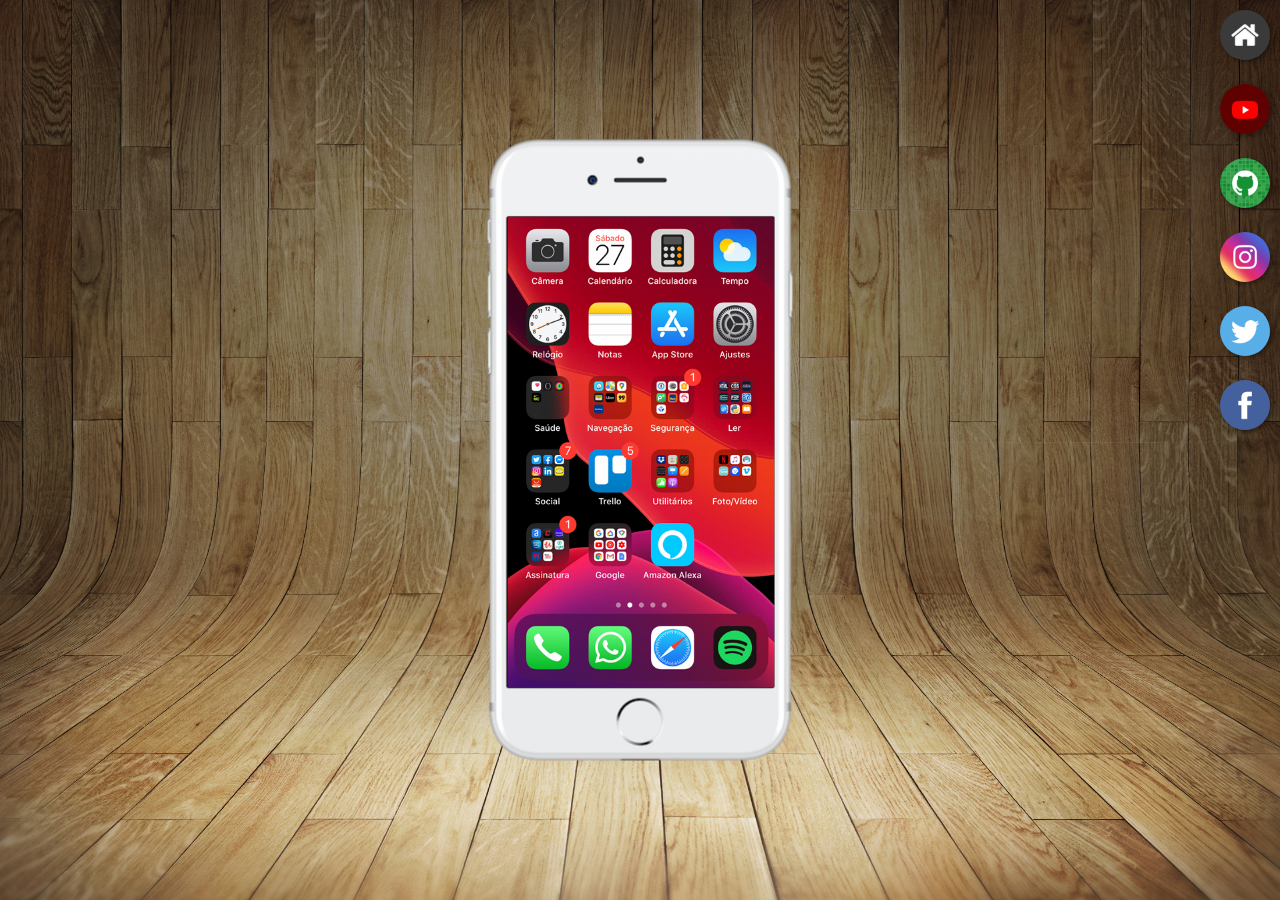
<file: index.html>
<!DOCTYPE html>
<html lang="pt-br">
<head>
    <meta charset="UTF-8">
    <meta name="viewport" content="width=device-width, initial-scale=1.0">
    <link rel="shortcut icon" href="favicon.ico" type="image/x-icon">
    <link rel="stylesheet" href="estilos/style.css">
    <title>Projeto redes sociais</title>
</head>
<body>
    <main>
        <section id="telefone">
            <iframe src="home.html" name="tela" id="tela" frameborder="0">
                Seu navegador não é compativel
            </iframe>
        </section>
        <section id="redes-sociais">
            <a href="home.html" target="tela"> <img src="imagens/logo-home.jpg" alt="Home"></a><br>
            <a href="youtube.html" target="tela"><img src="imagens/logo-youtube.jpg" alt="Youtube"></a><br>
            <a href="github.html" target="tela"><img src="imagens/logo-github.jpg" alt="Github"></a><br>
            <a href="Instagram.html" target="tela"><img src="imagens/logo-instagram.jpg" alt="Instagram"></a><br>
            <a href="twitter.html" target="tela"><img src="imagens/logo-twitter.jpg" alt="Twitter"></a><br>
            <a href="facebook.html" target="tela"><img src="imagens/logo-facebook.jpg" alt="Facebook"></a>

        </section>
    </main>
    
</body>
</html>
</file>
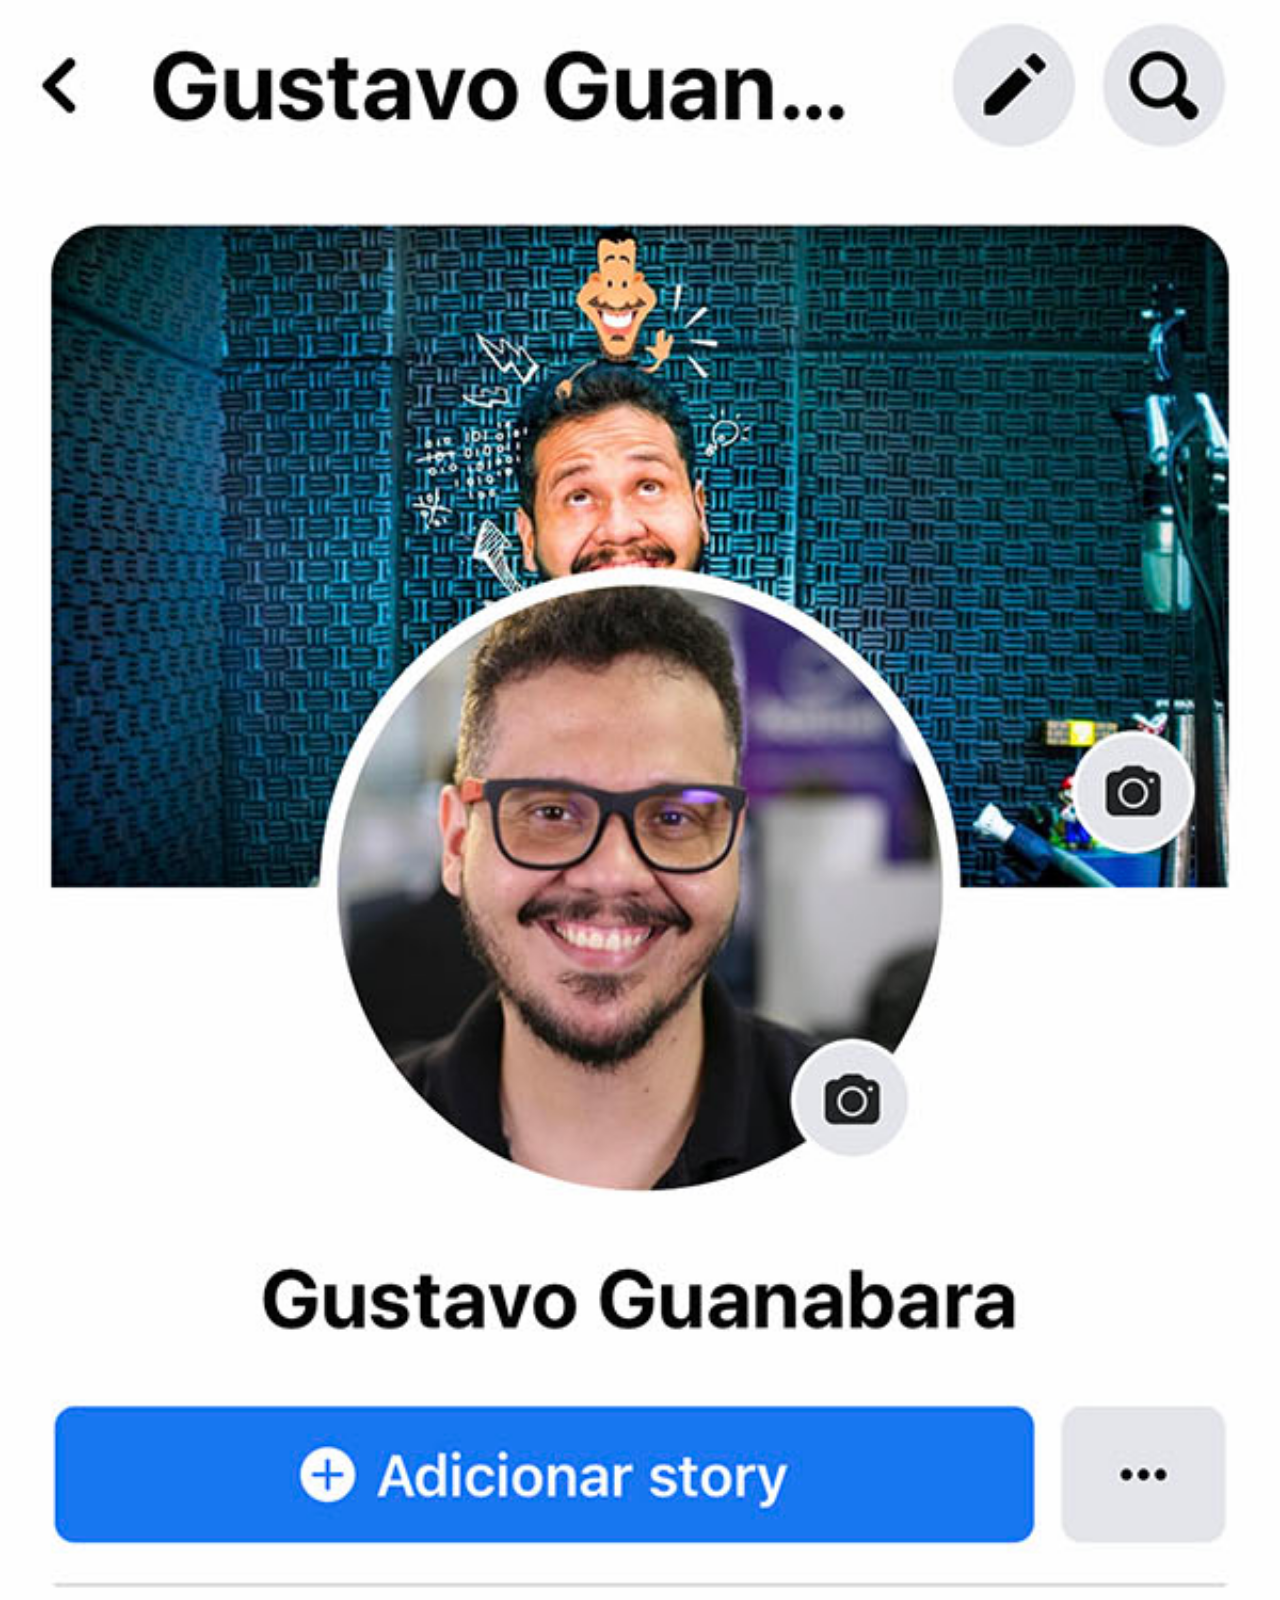
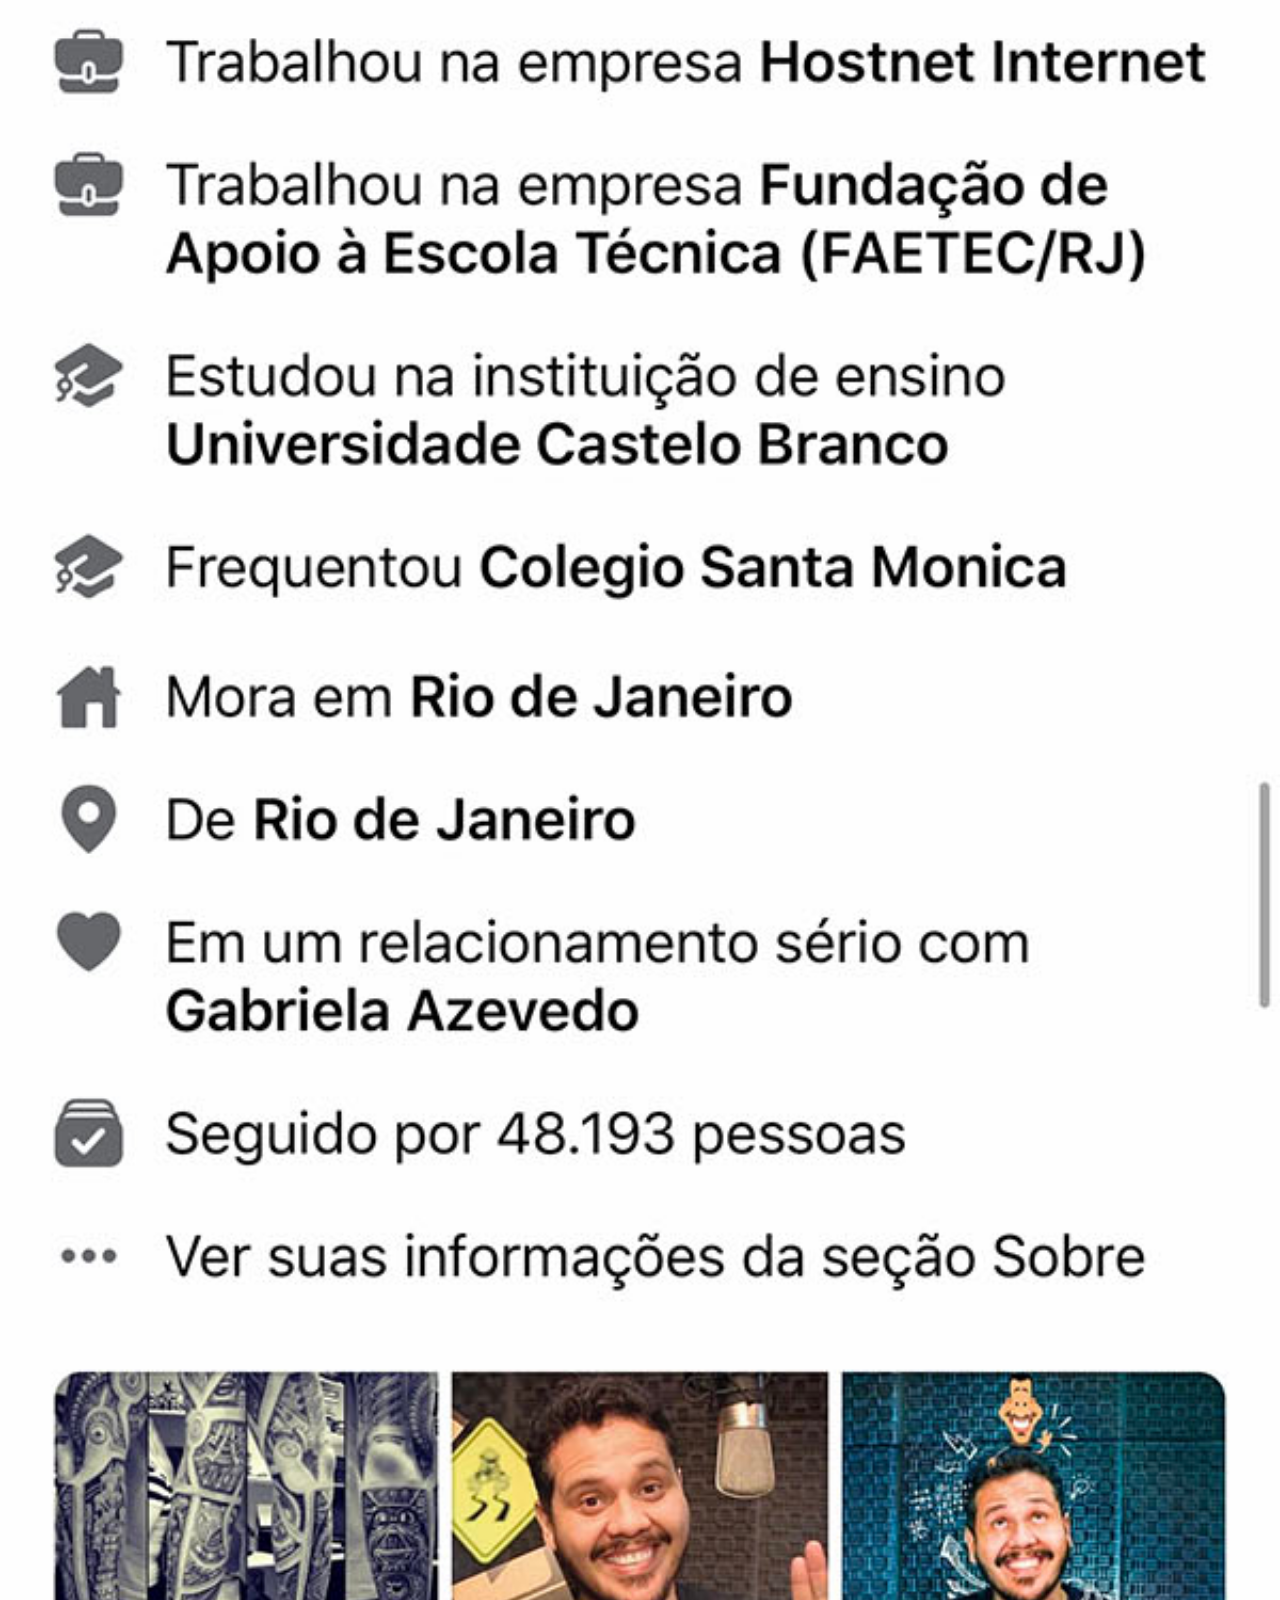
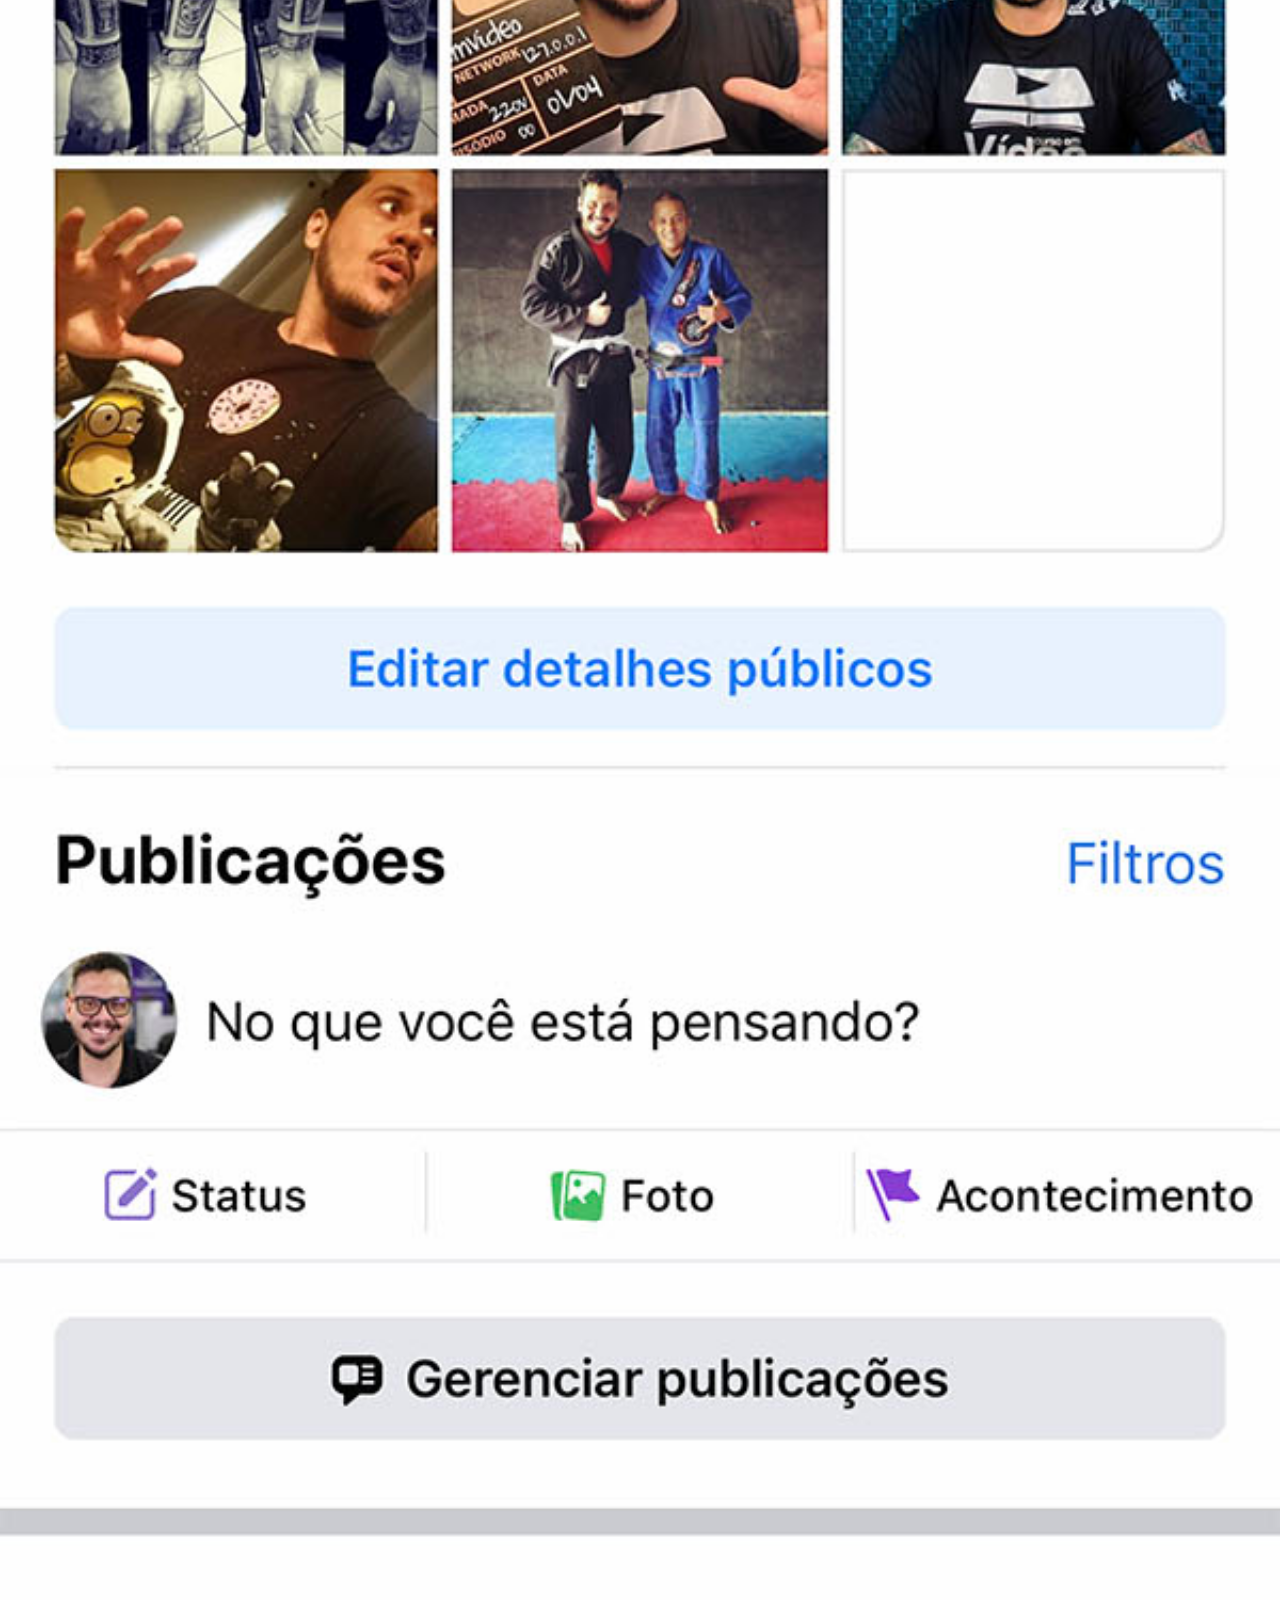
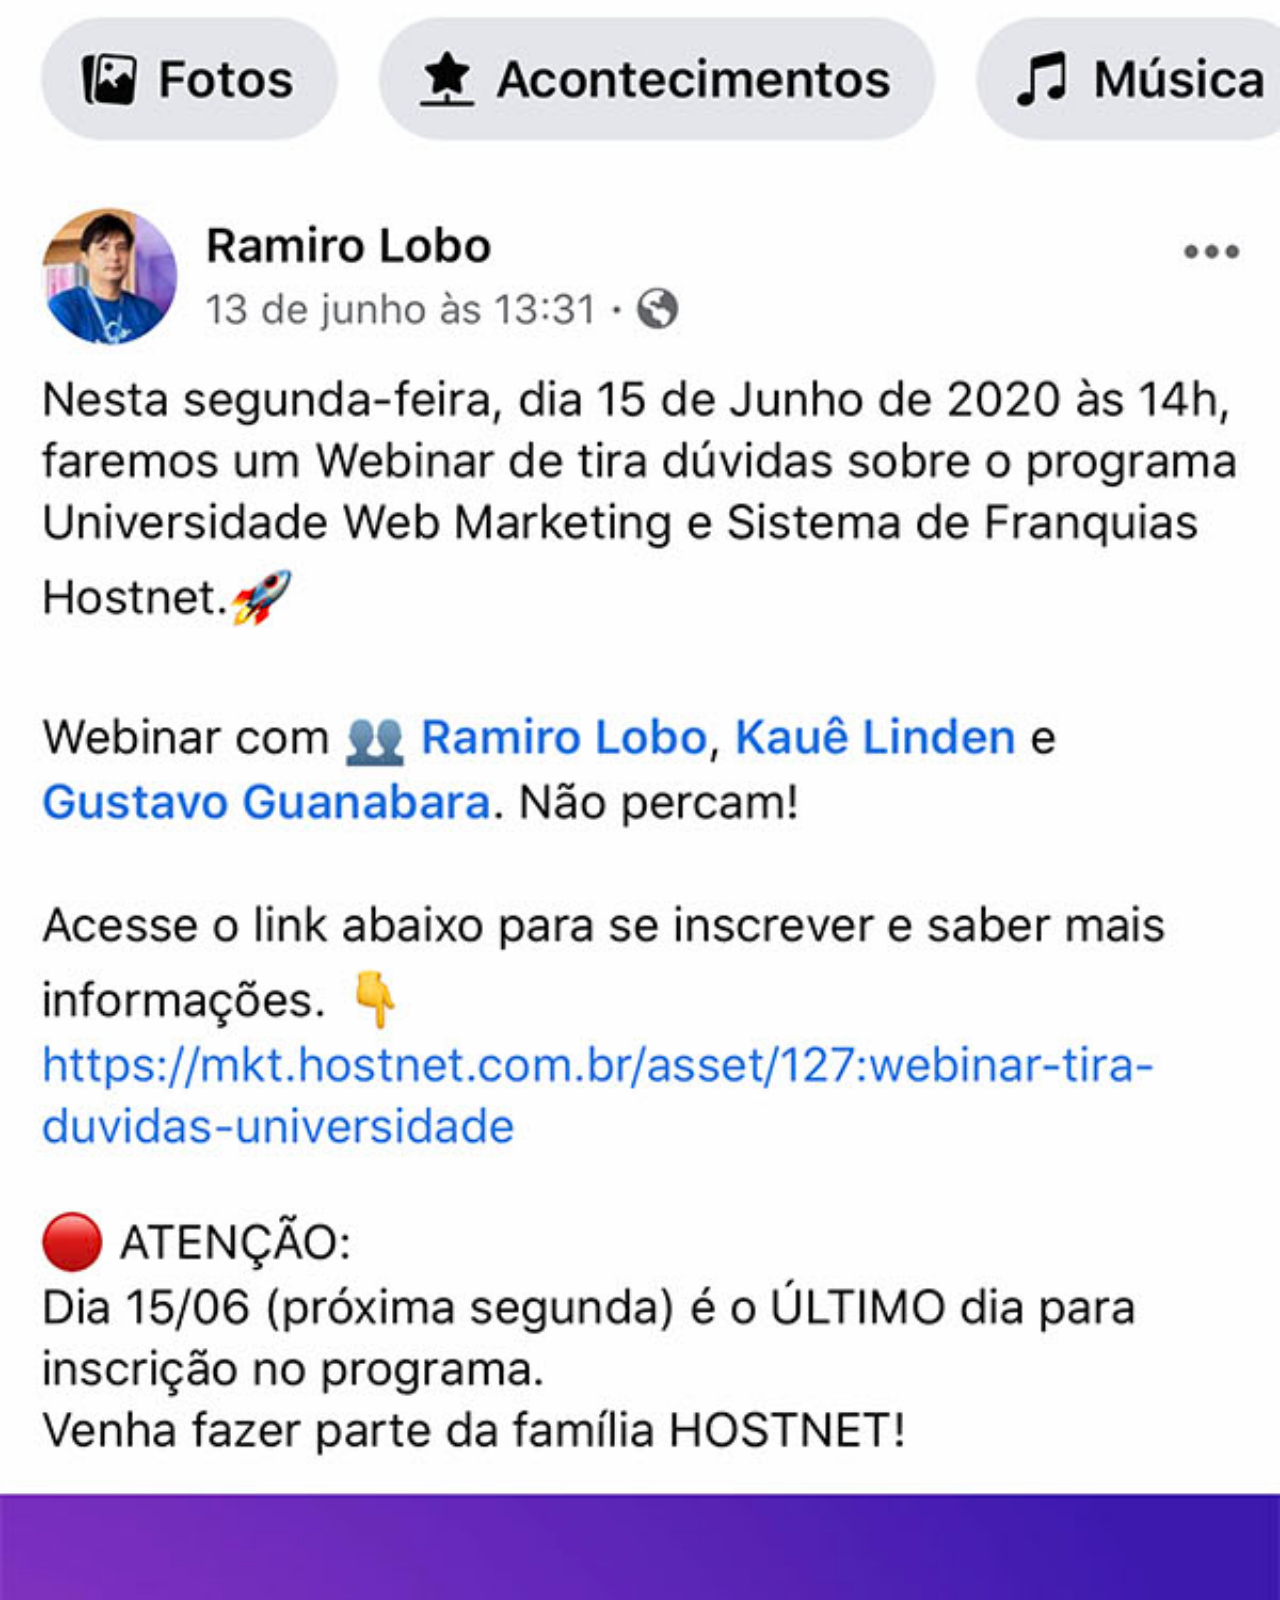
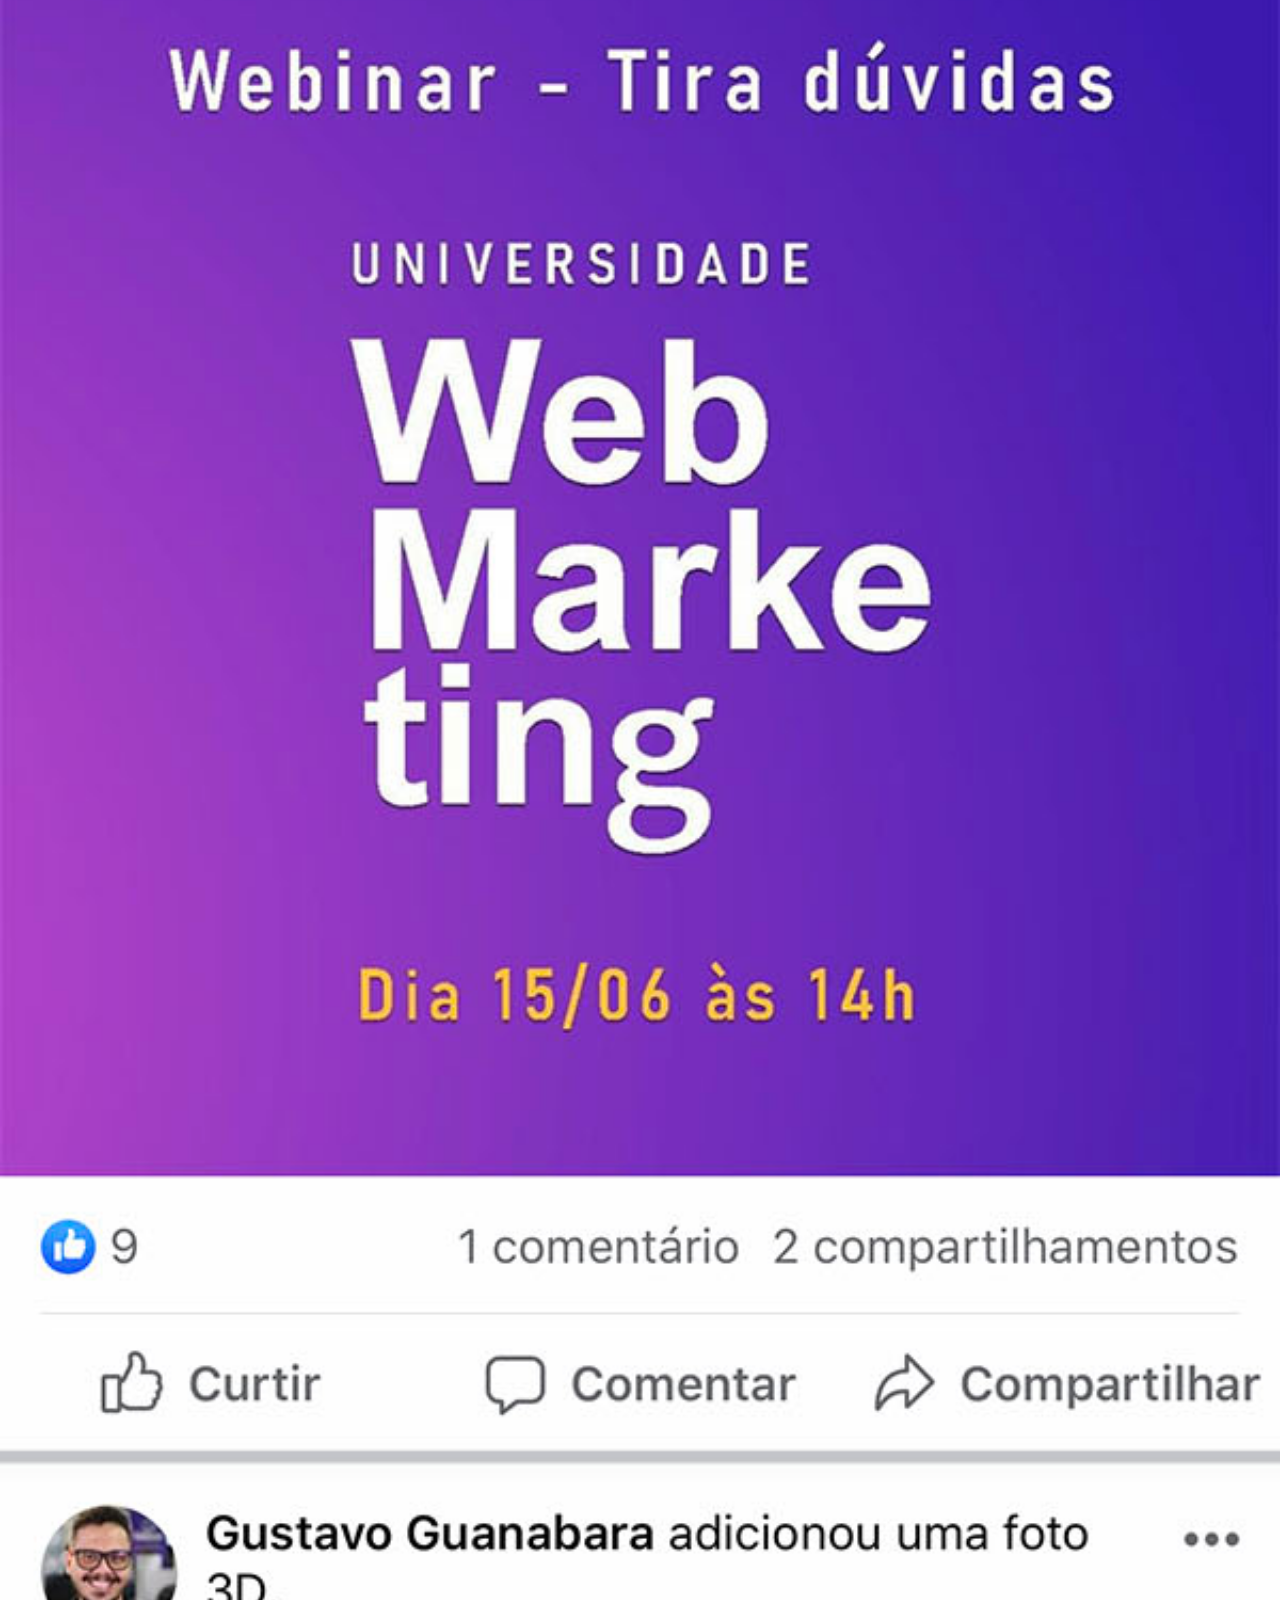
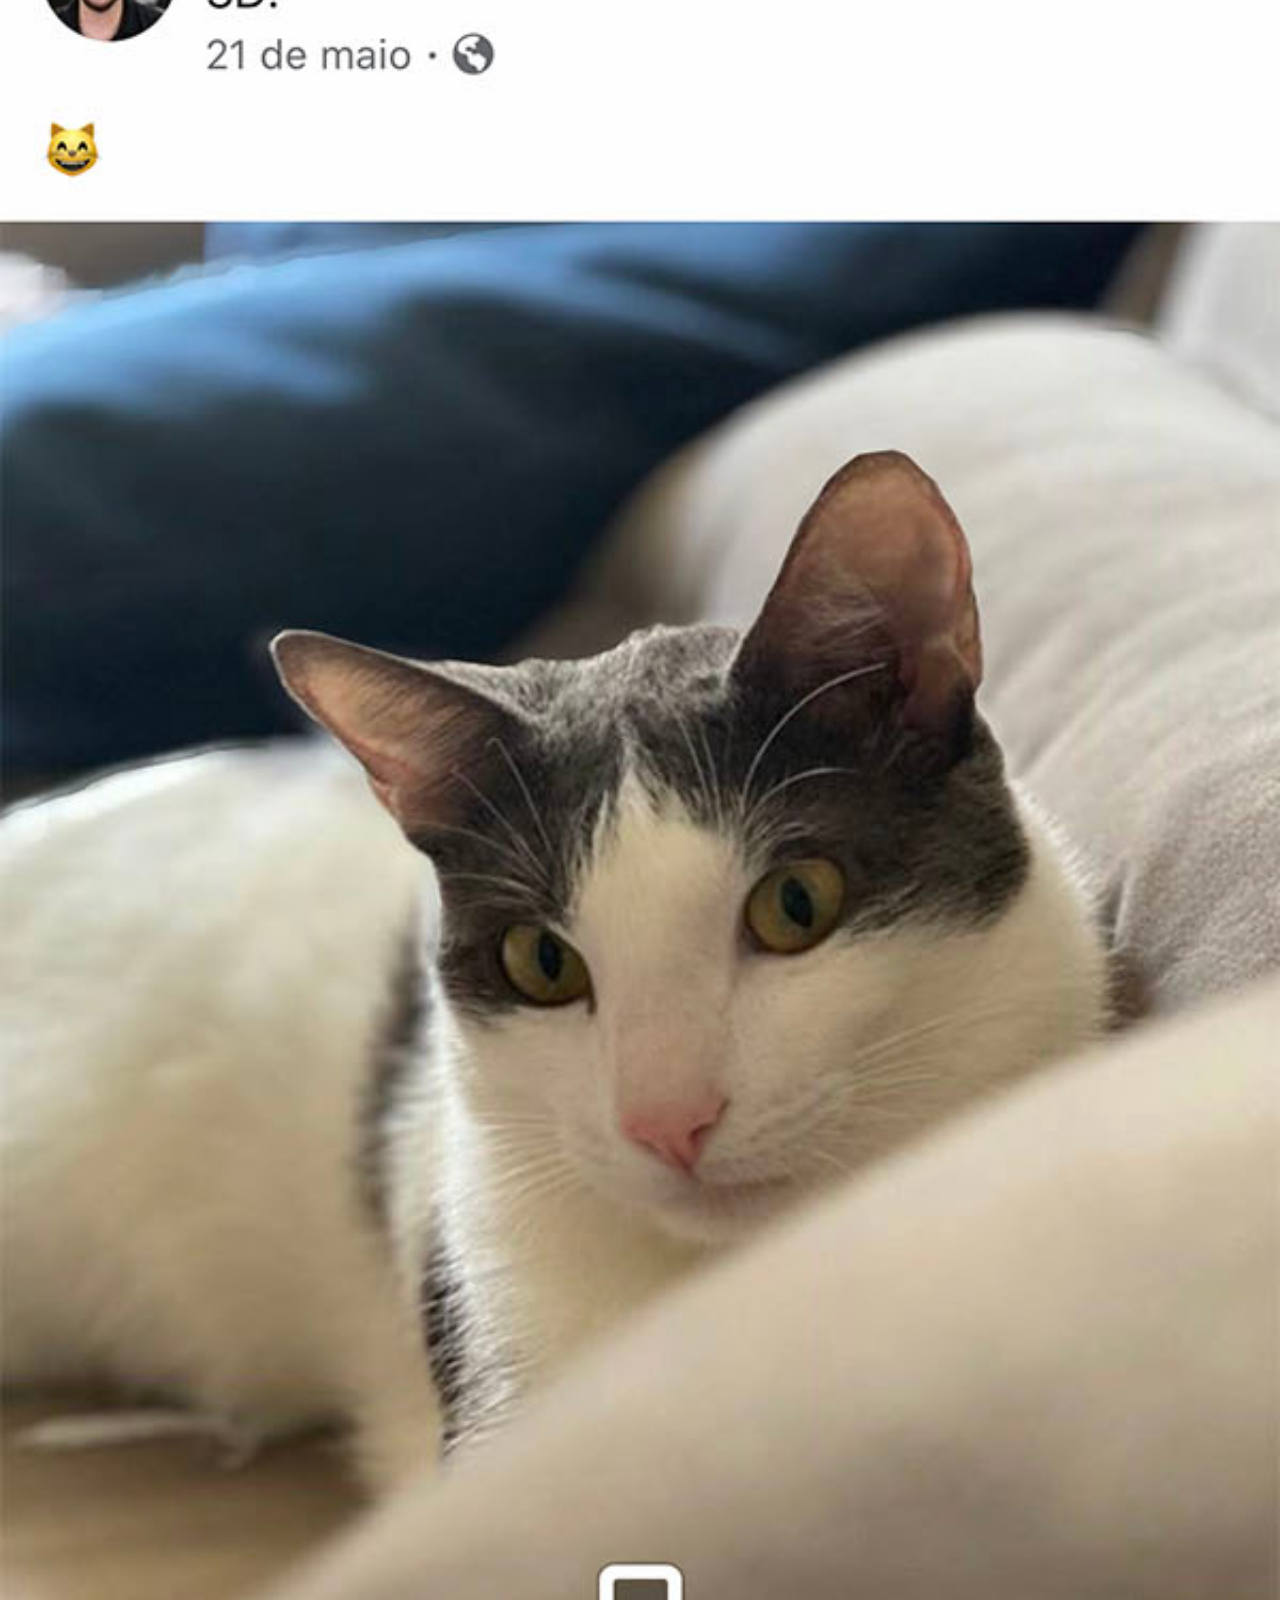
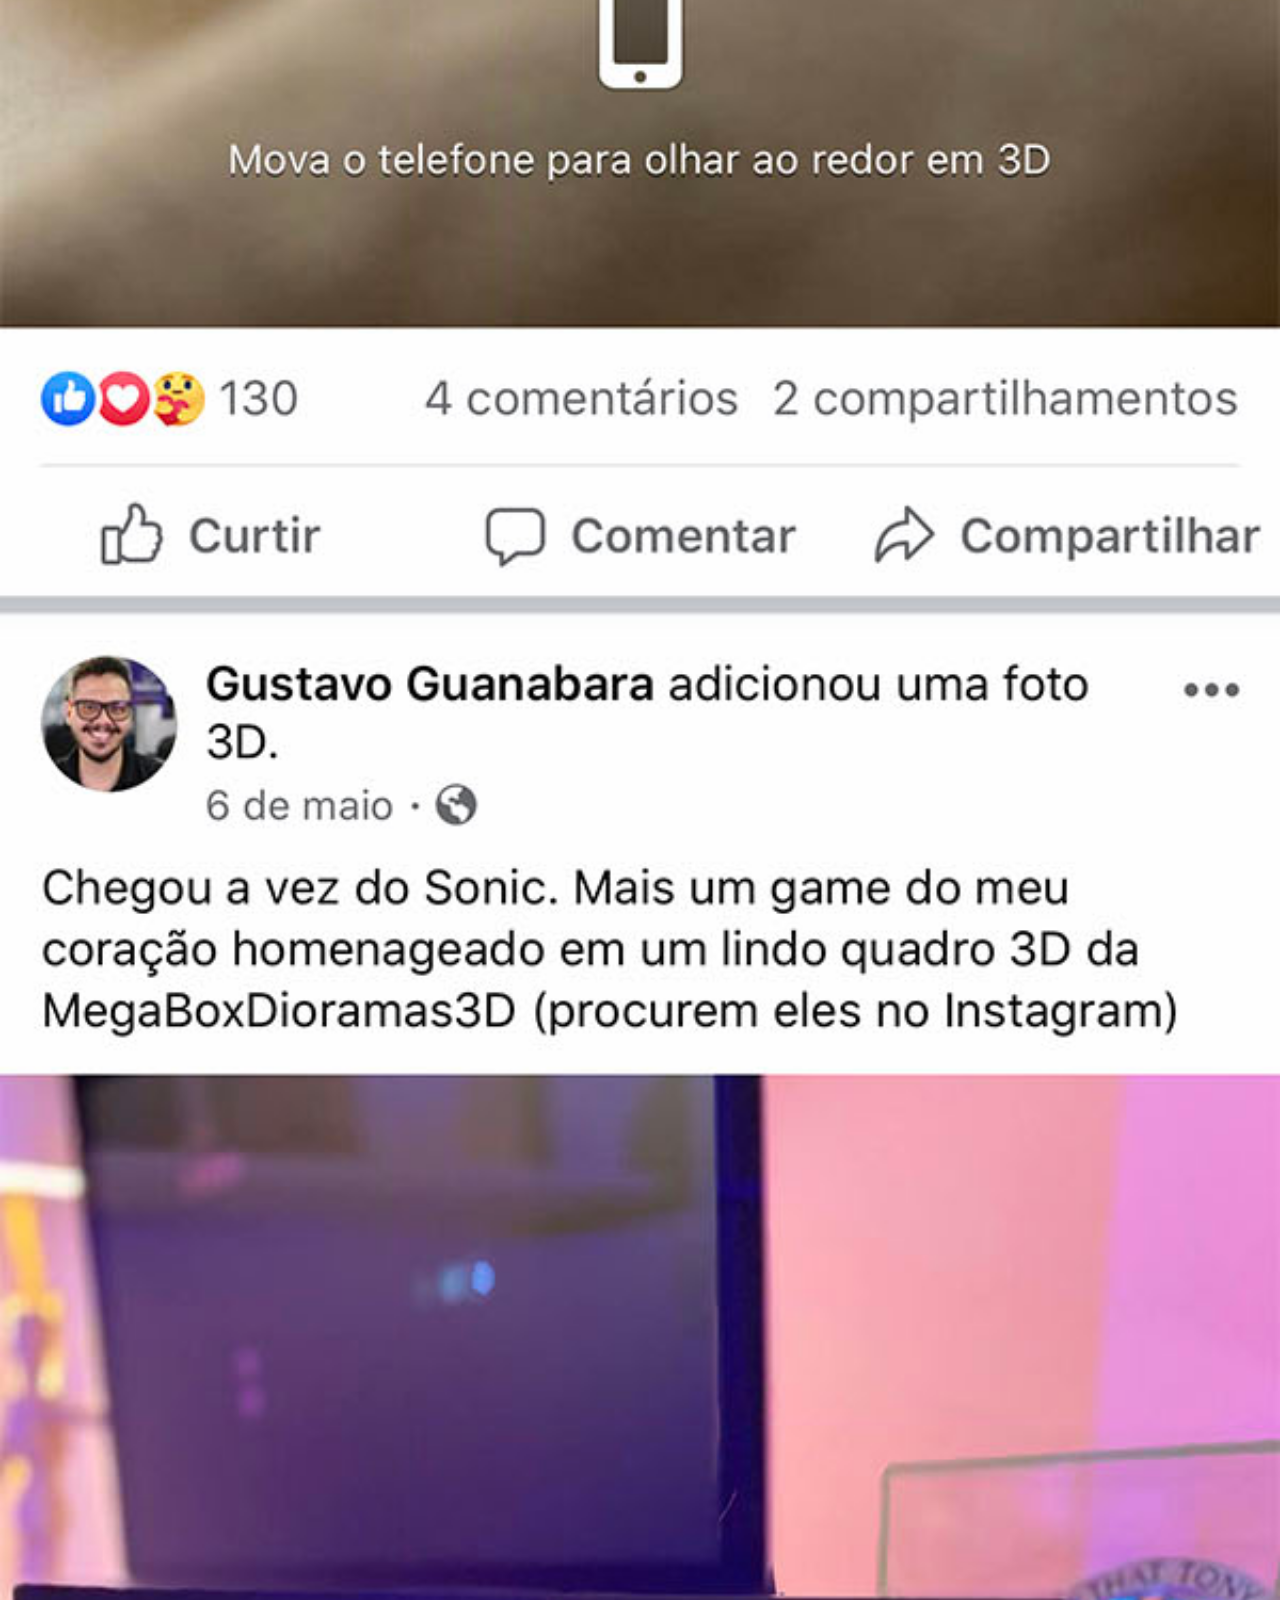
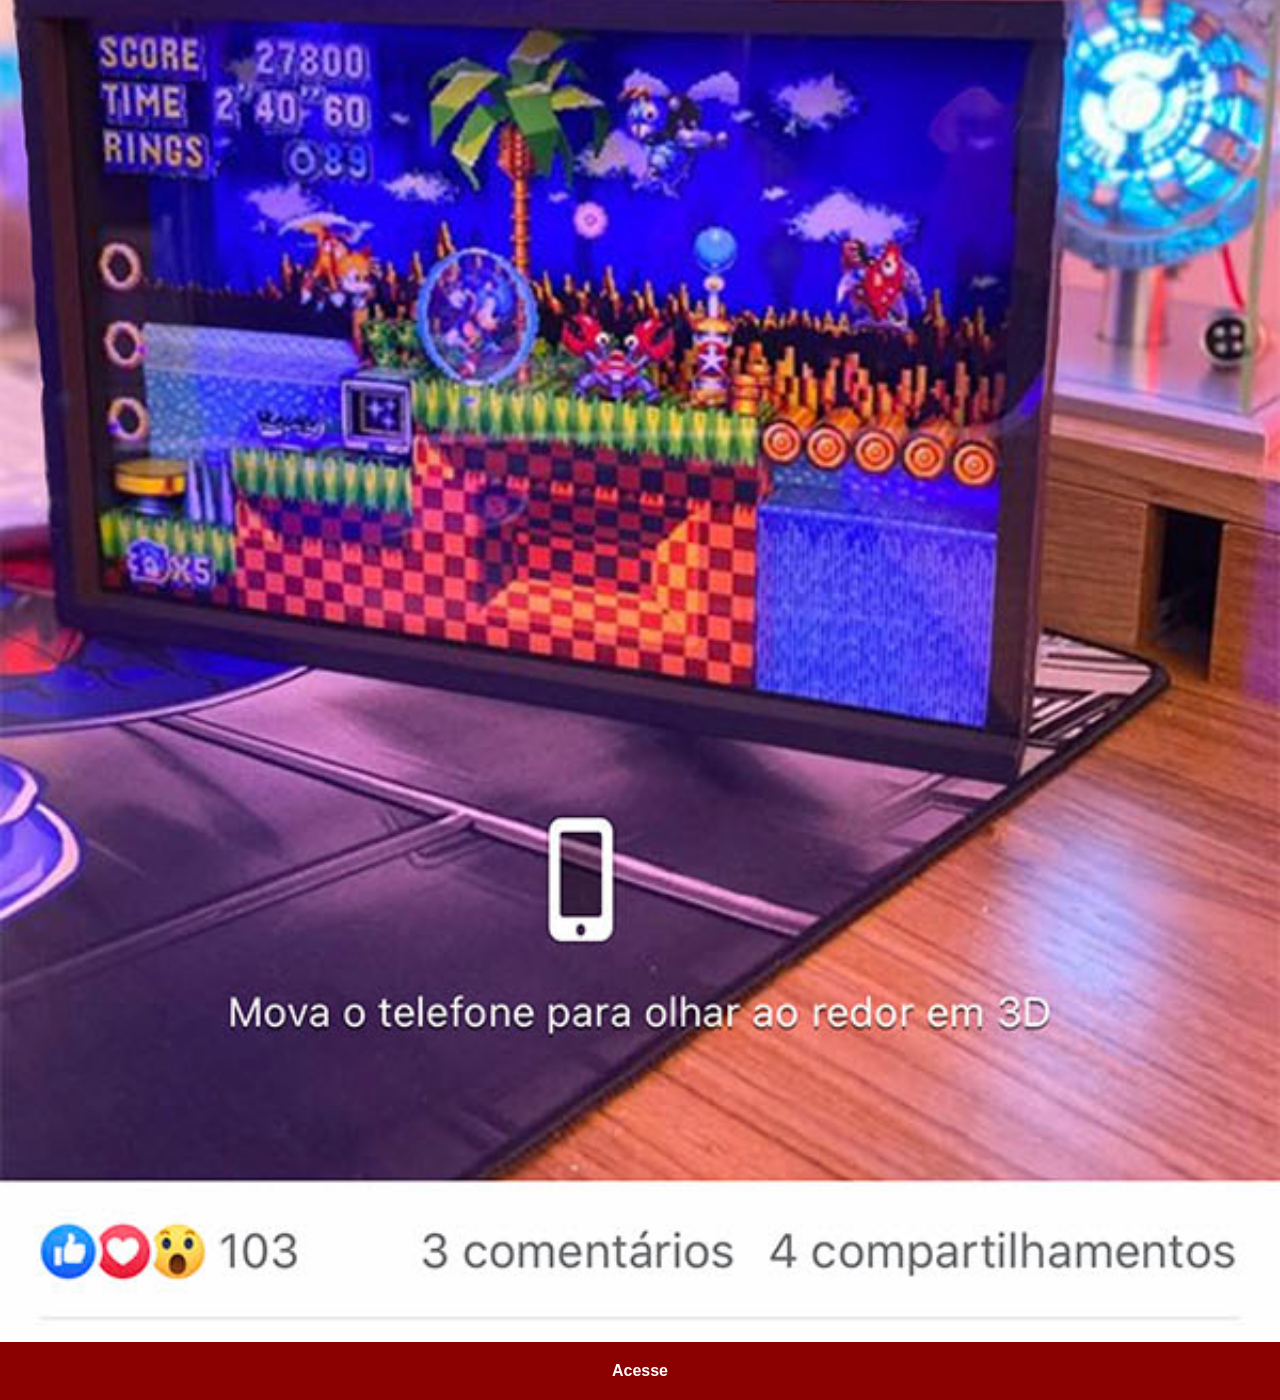
<file: facebook.html>
<!DOCTYPE html>
<html lang="pt-br">
<head>
    <meta charset="UTF-8">
    <meta name="viewport" content="width=device-width, initial-scale=1.0">
    <title>Facebook</title>
    <link rel="stylesheet" href="estilos/social.css">
</head>
<body>
    <img src="imagens/tela-facebook.jpg" alt="Youtube">
    <a href="https://www.youtube.com/watch?v=ar5UB2MxraE&list=PLHz_AreHm4dkcVCk2Bn_fdVQ81Fkrh6WT&index=15" target="_blank">Acesse</a>
</body>
</html>
</file>
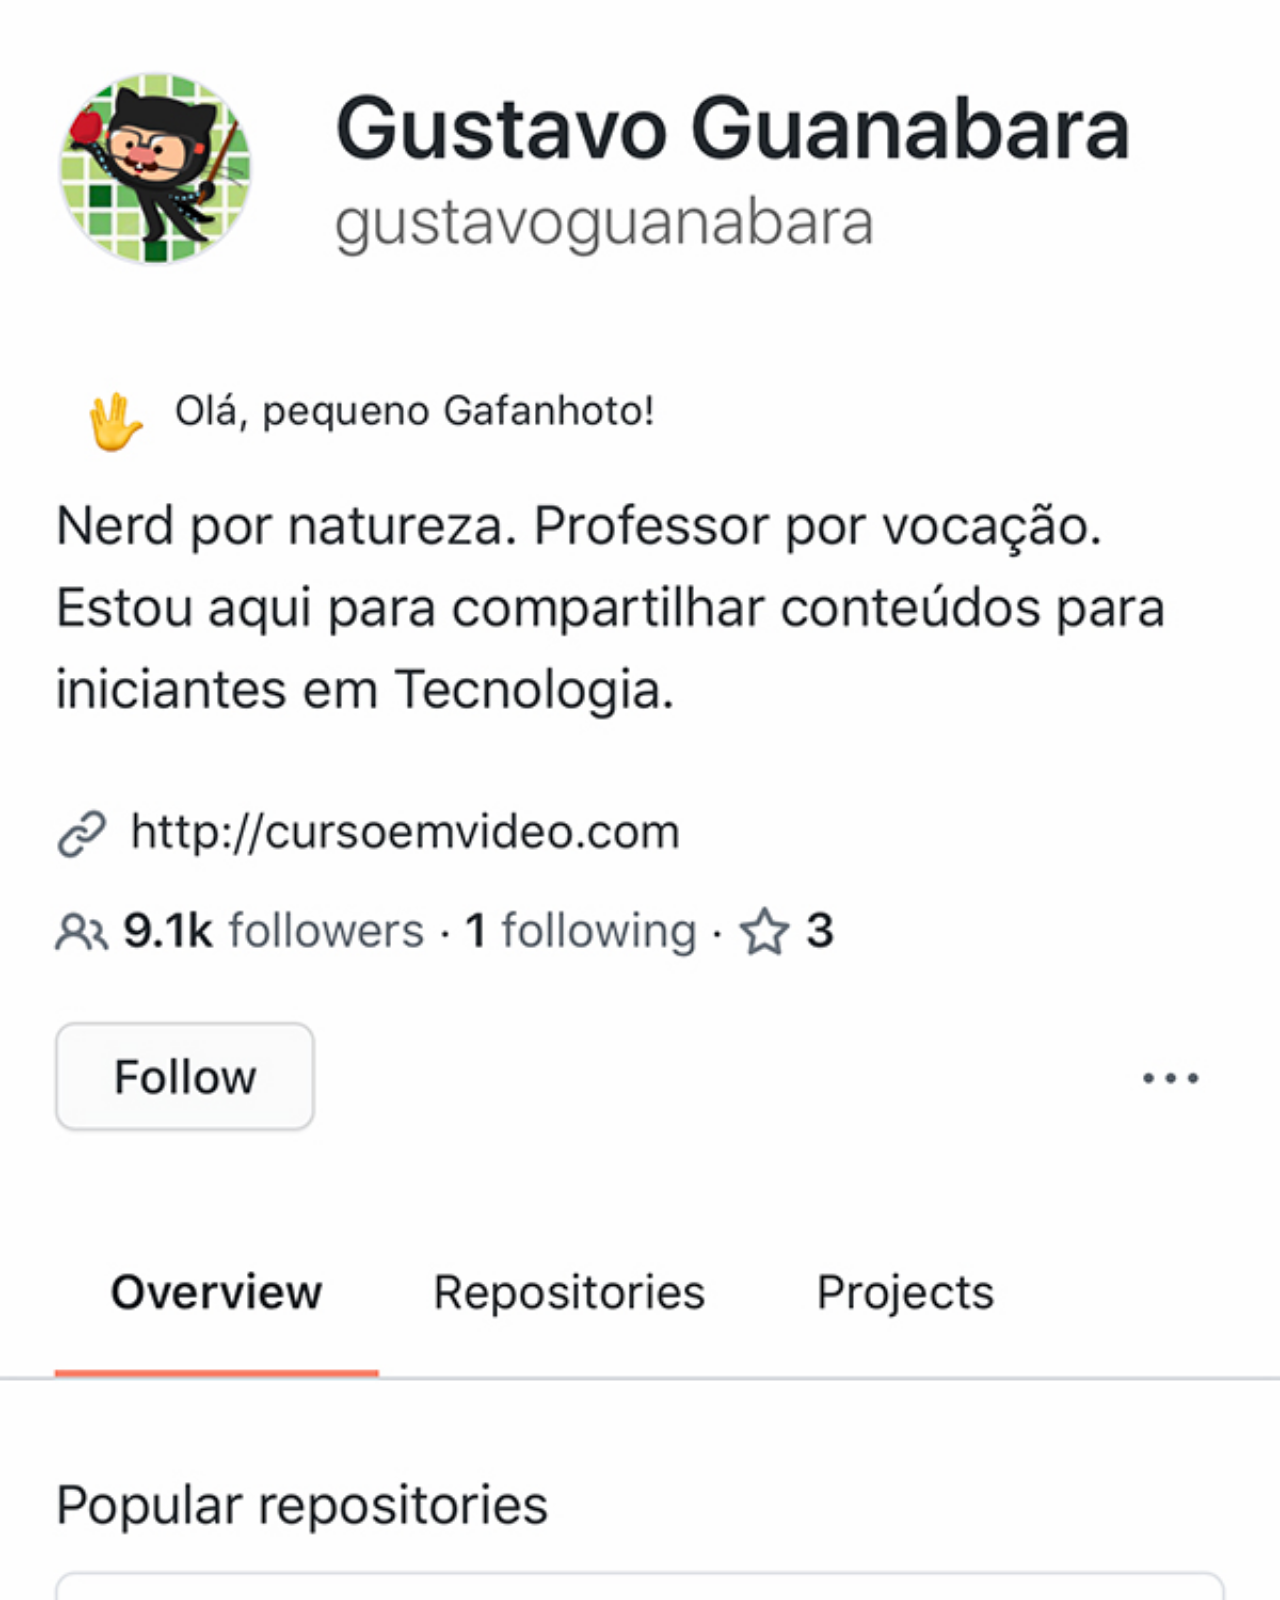
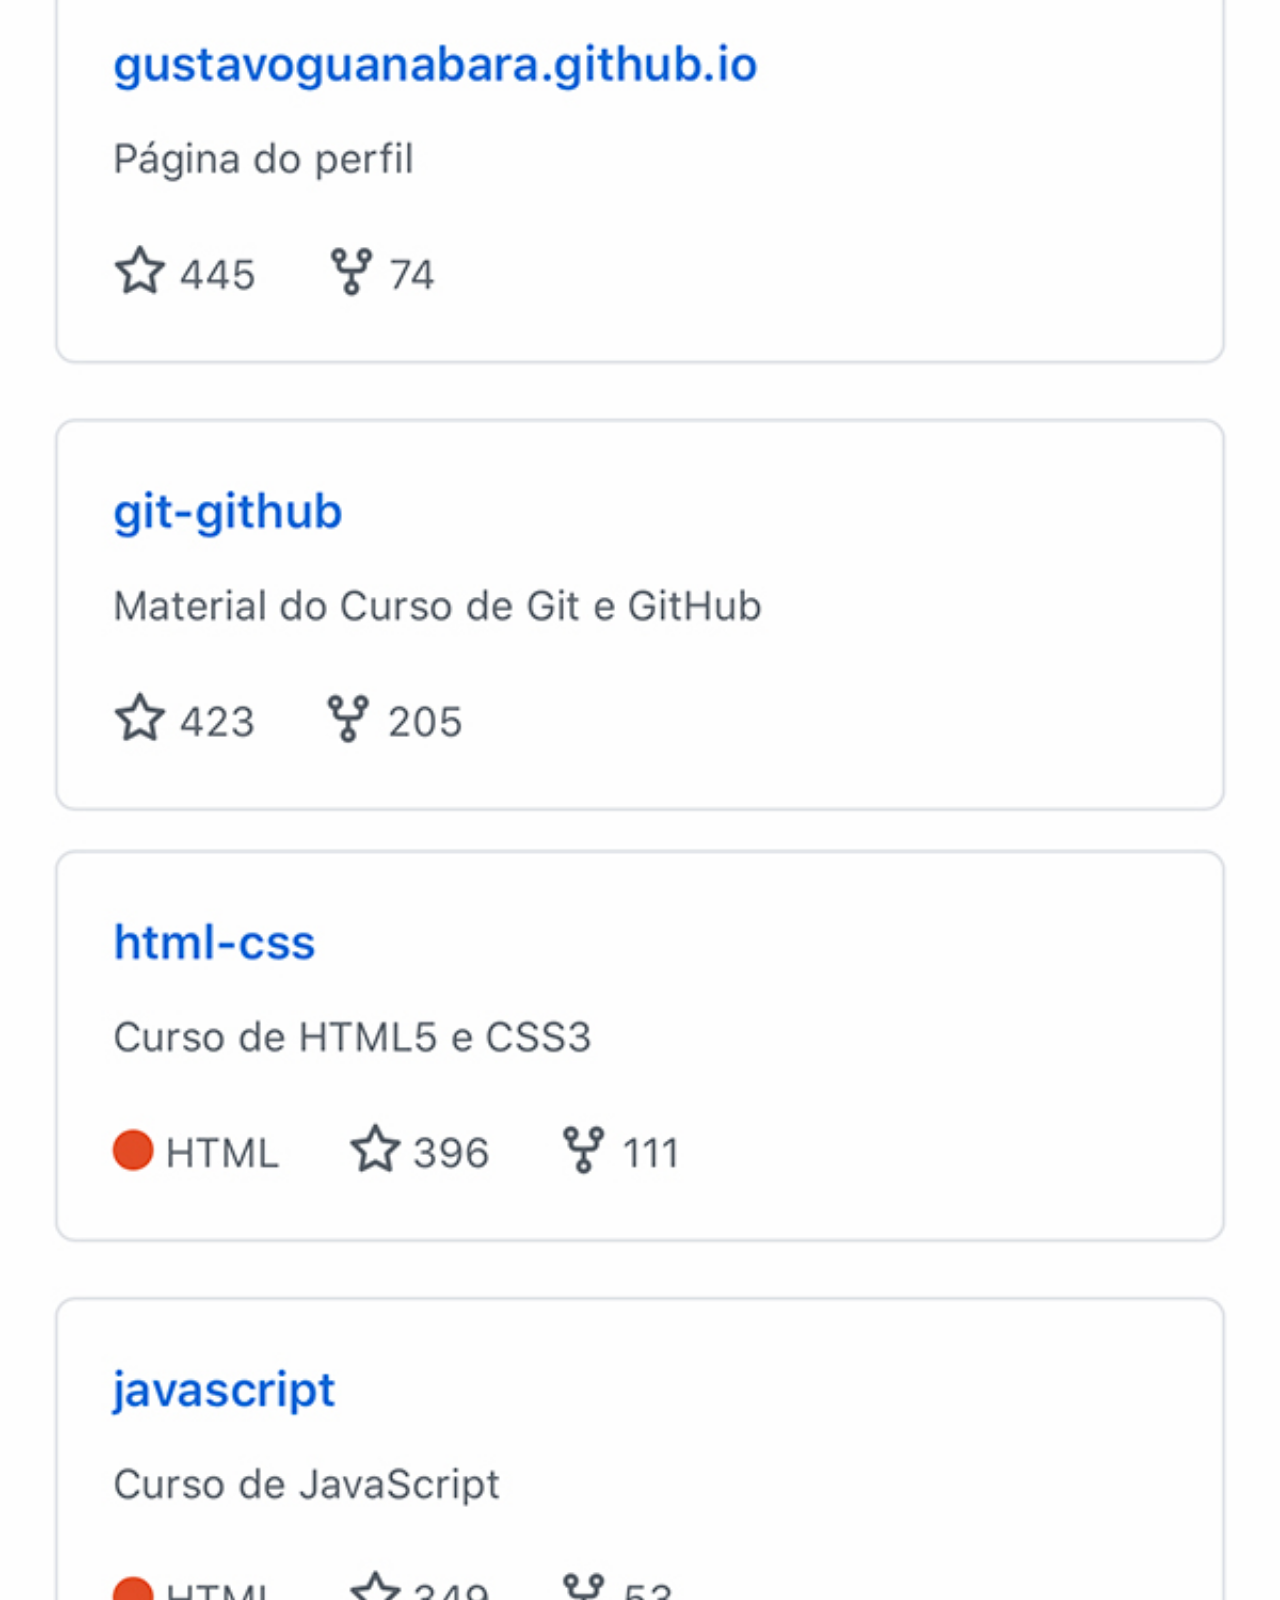
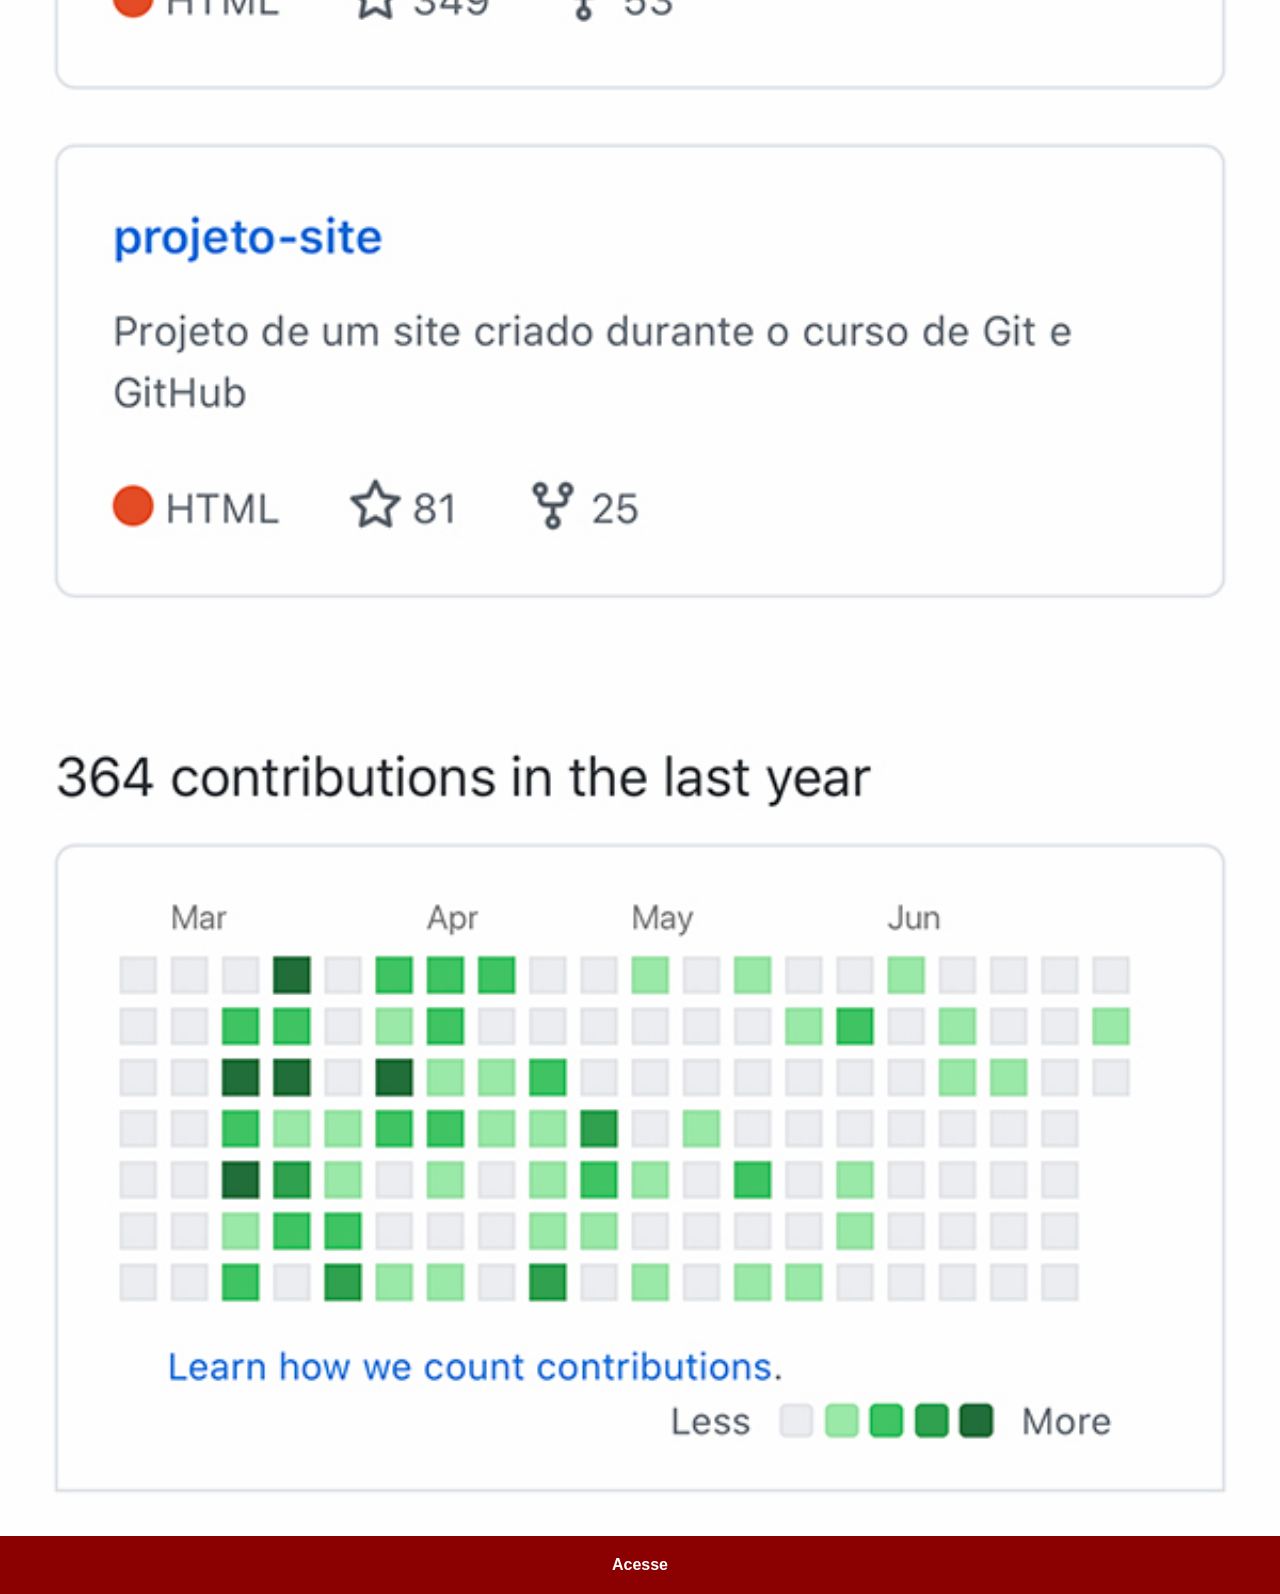
<file: github.html>
<!DOCTYPE html>
<html lang="pt-br">
<head>
    <meta charset="UTF-8">
    <meta name="viewport" content="width=device-width, initial-scale=1.0">
    <title>Github</title>
    <link rel="stylesheet" href="estilos/social.css">
</head>
<body>
    <img src="imagens/tela-github.jpg" alt="Youtube">
    <a href="https://www.youtube.com/watch?v=ar5UB2MxraE&list=PLHz_AreHm4dkcVCk2Bn_fdVQ81Fkrh6WT&index=15" target="_blank">Acesse</a>
</body>
</html>
</file>
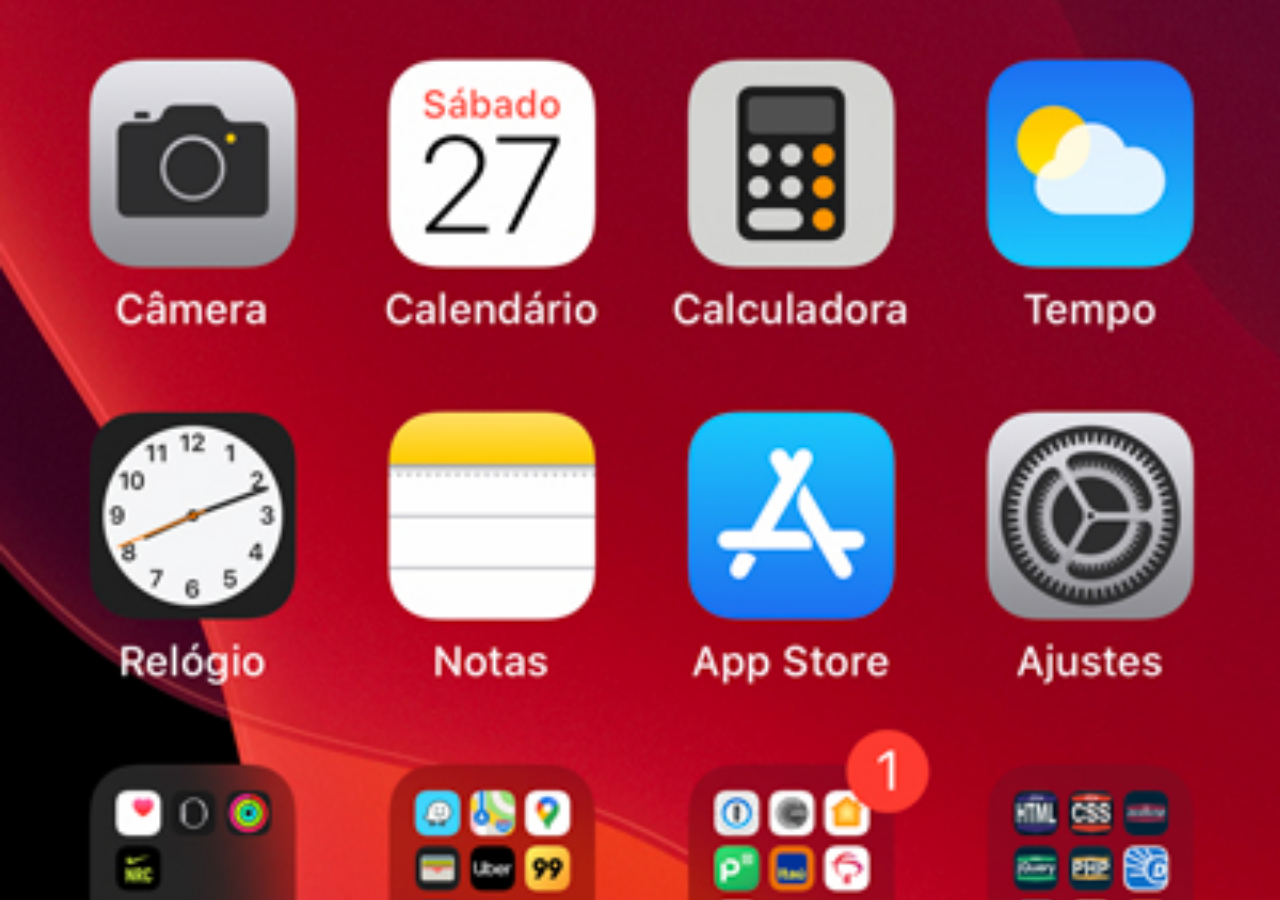
<file: home.html>
<!DOCTYPE html>
<html lang="pt-br">
<head>
    <meta charset="UTF-8">
    <meta name="viewport" content="width=device-width, initial-scale=1.0">
    <title>Document</title>
</head>
<style>
    *{
        margin: 0px;
        padding: 0px;
    }

    body{
        width: 100vw;
        height: 100vh;
        background: black url('imagens/tela-home.jpg') no-repeat top center;
        background-size: cover;
    }
</style>
<body>
    
</body>
</html>
</file>
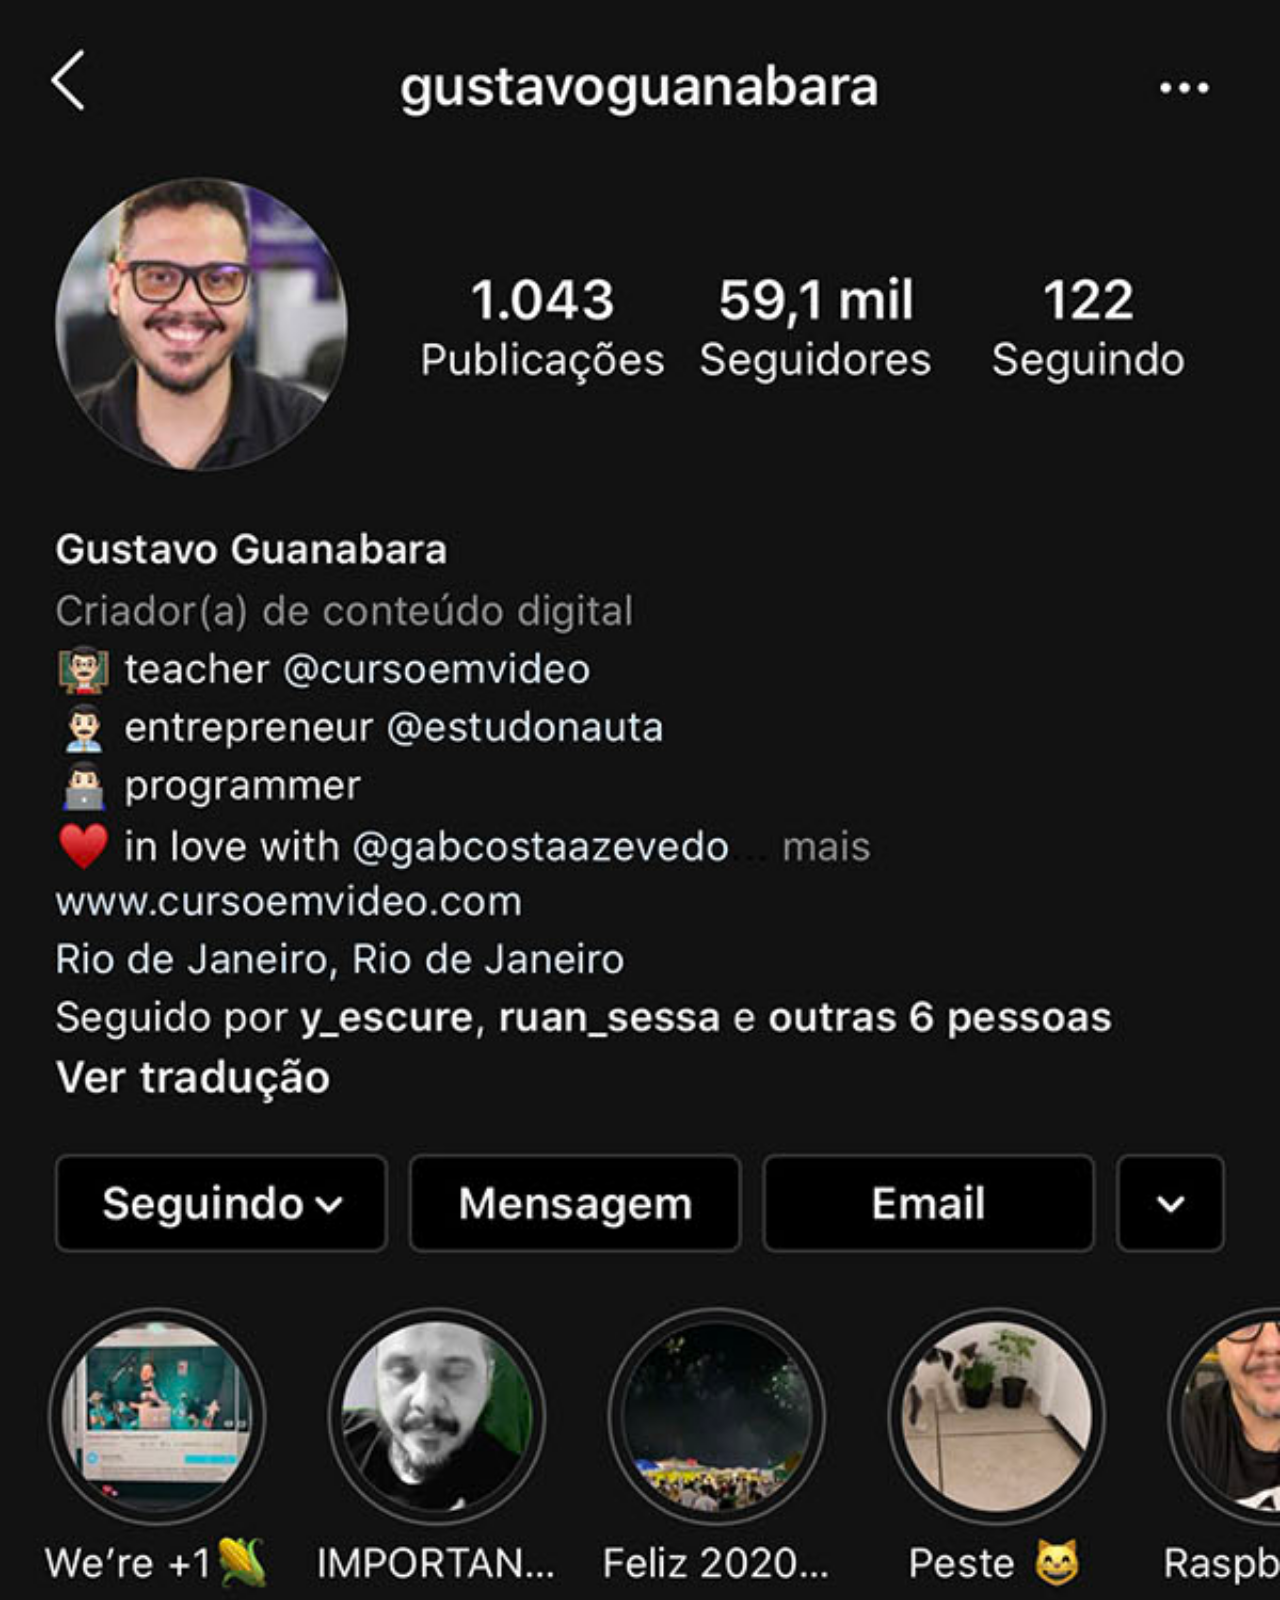
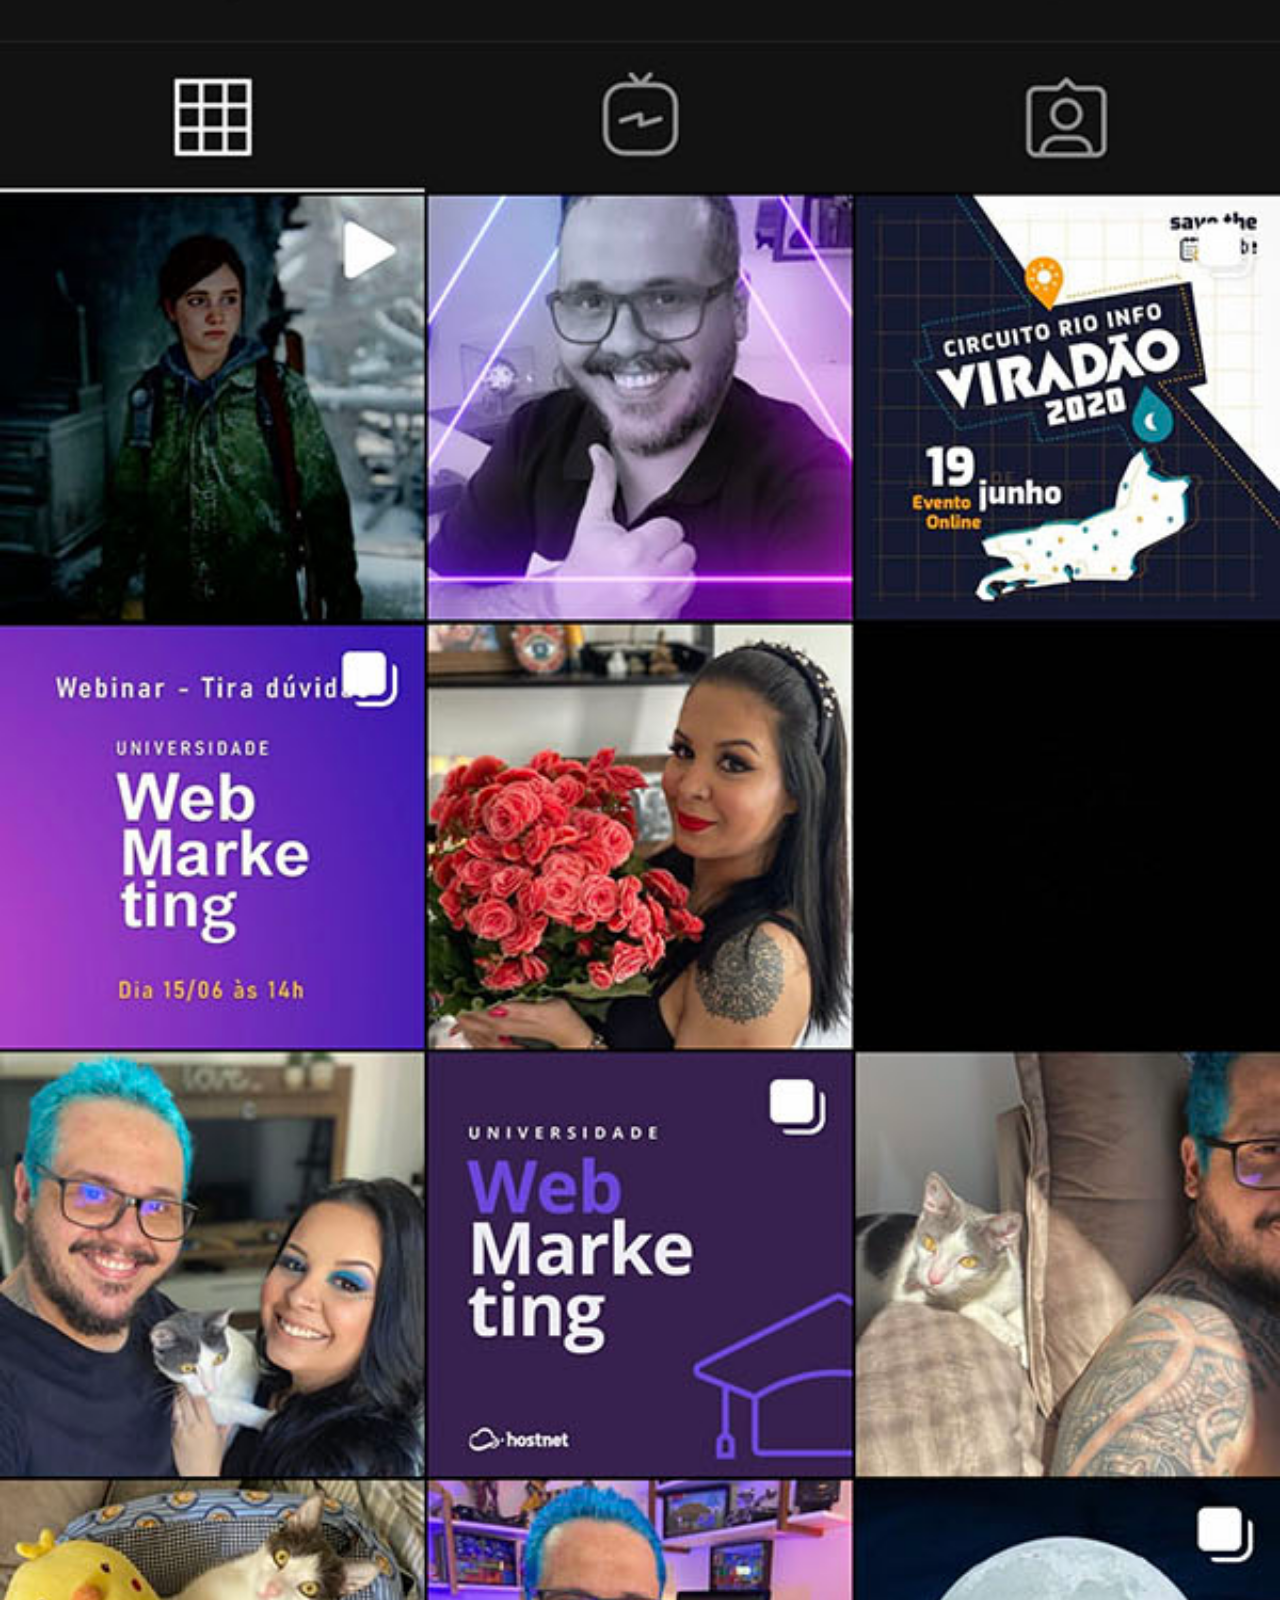
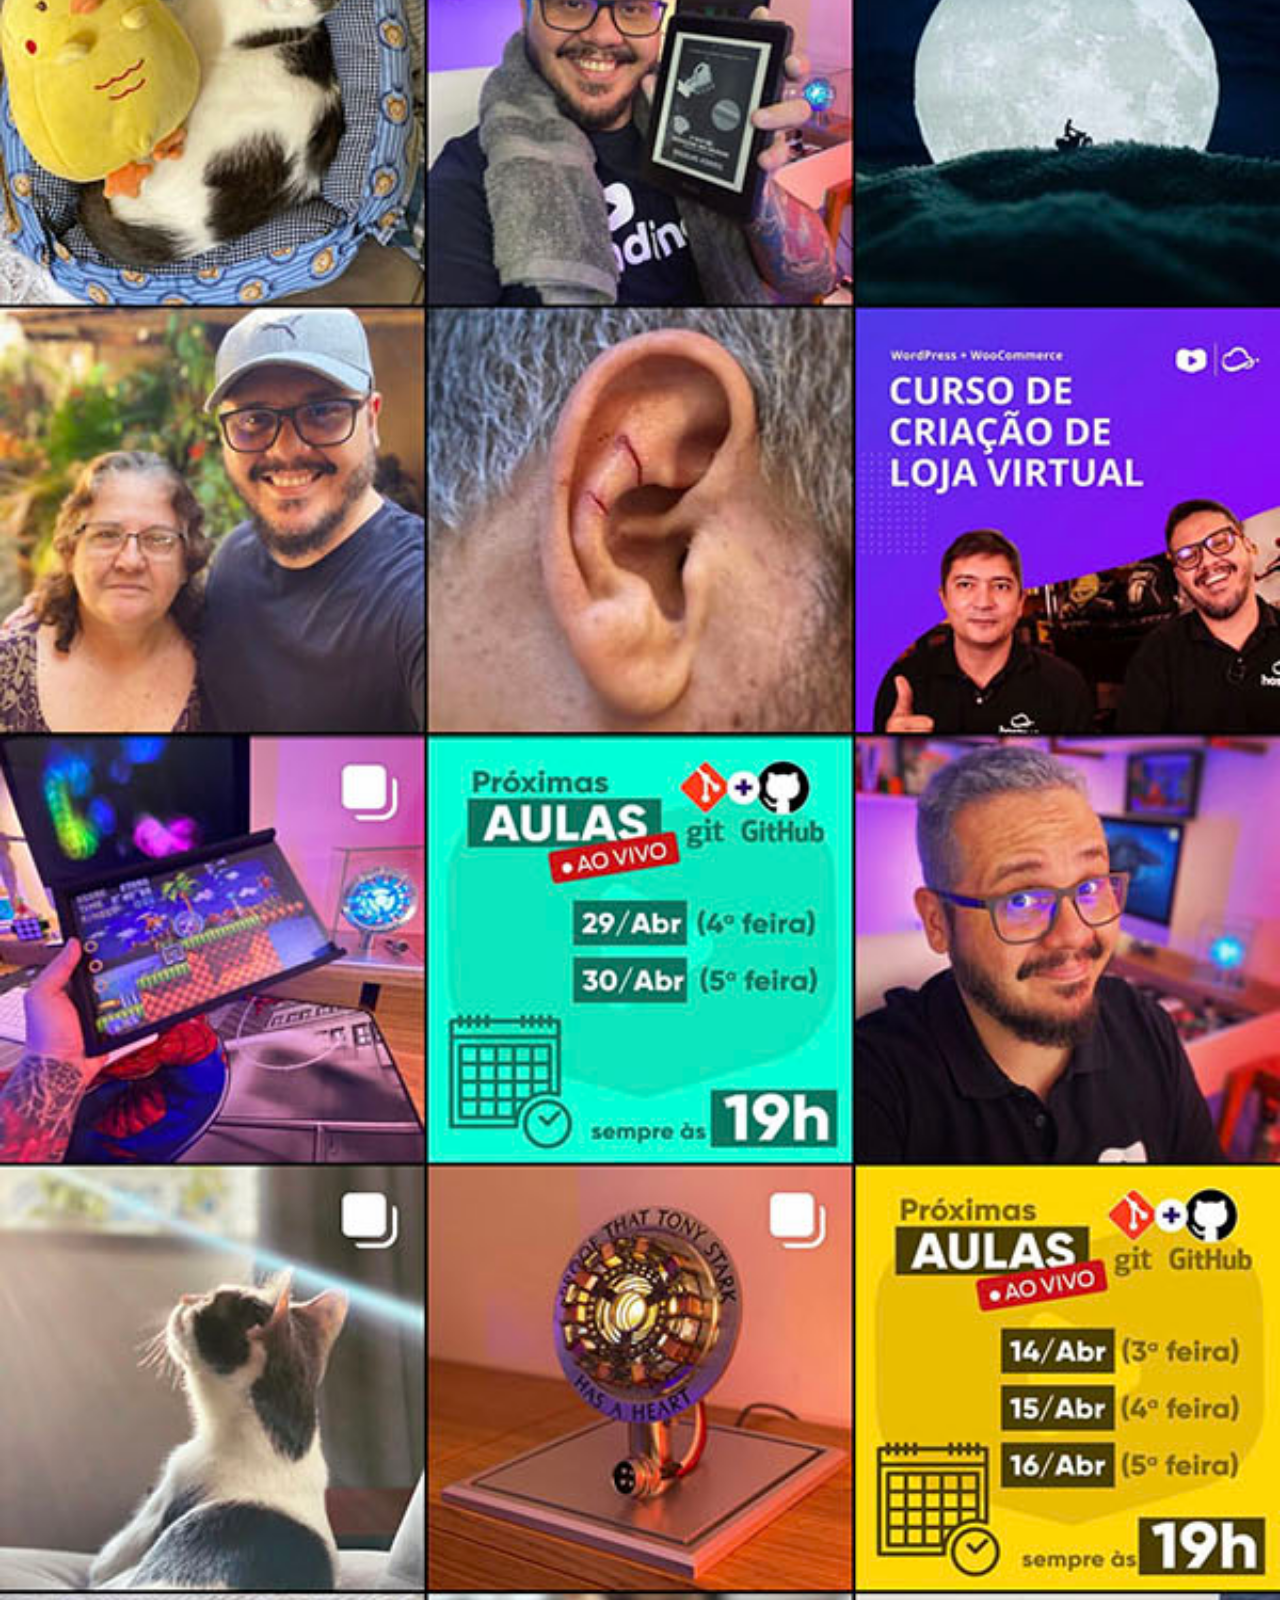
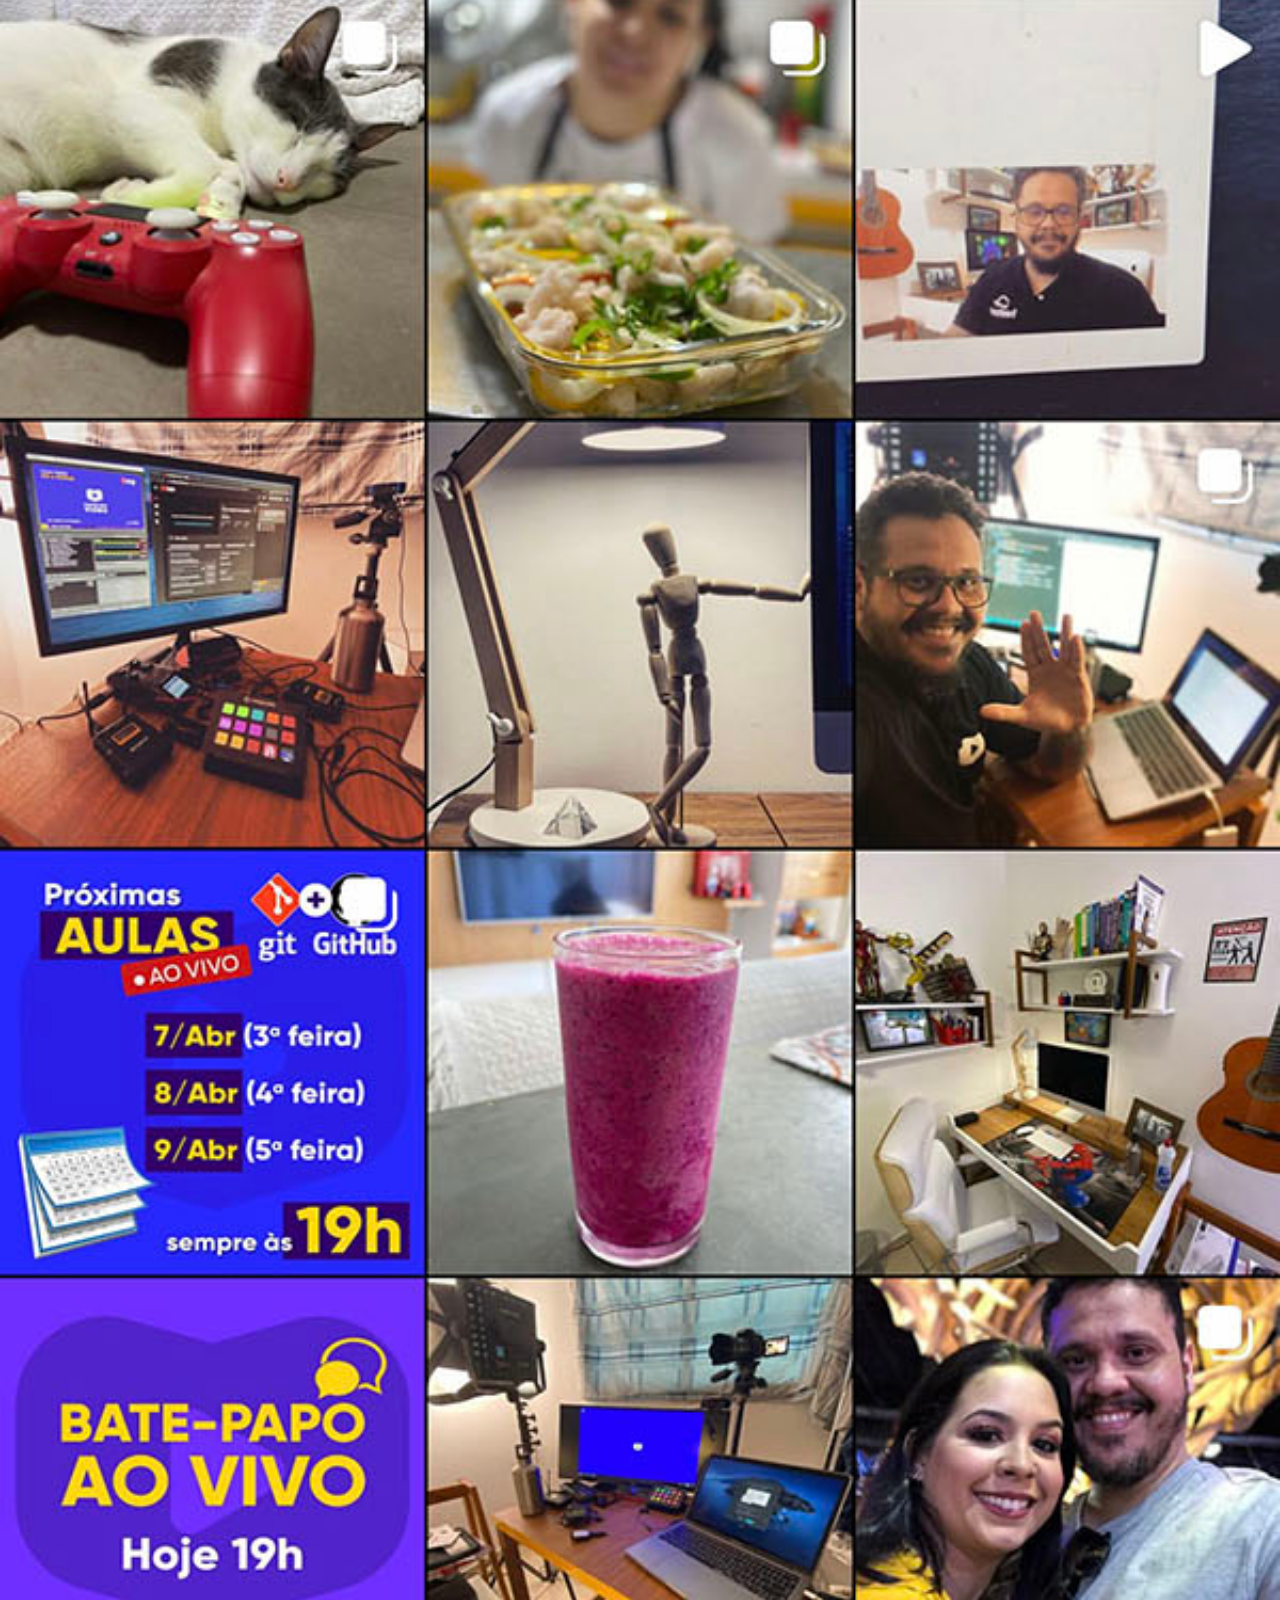
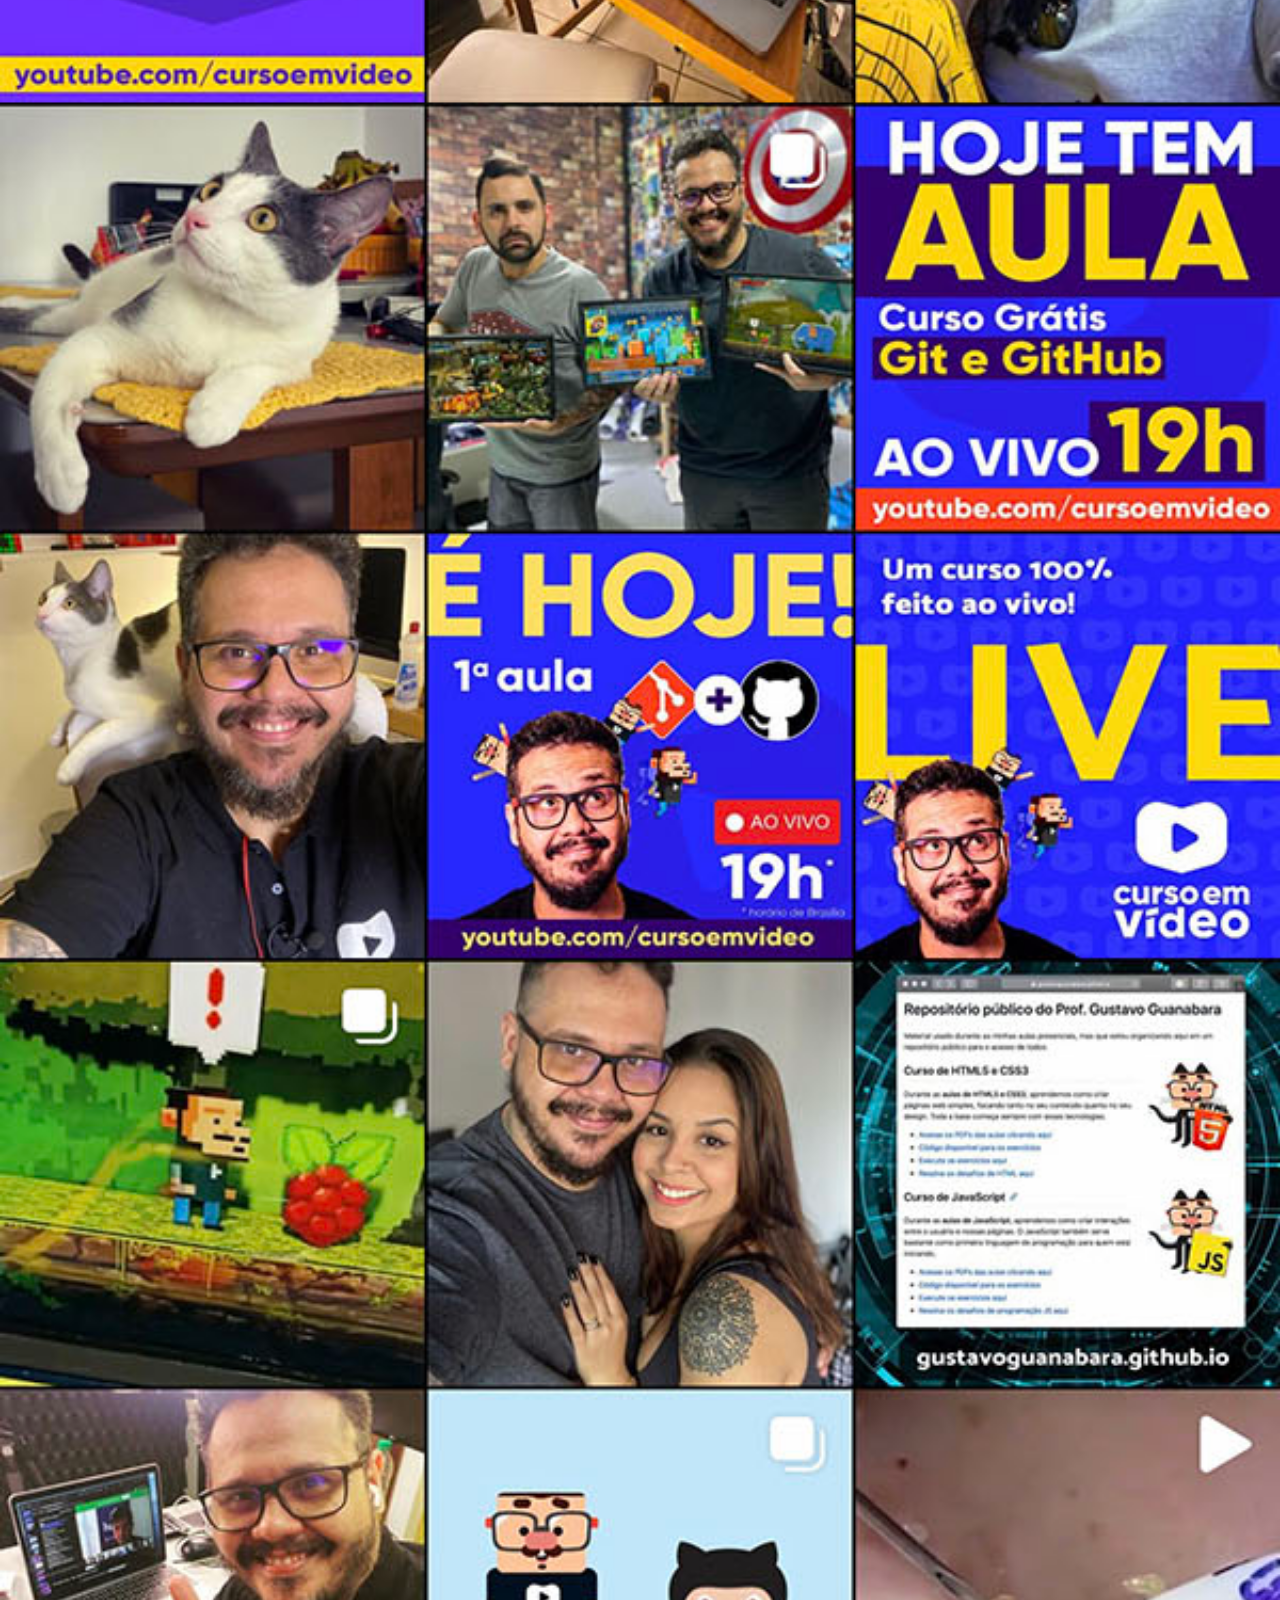
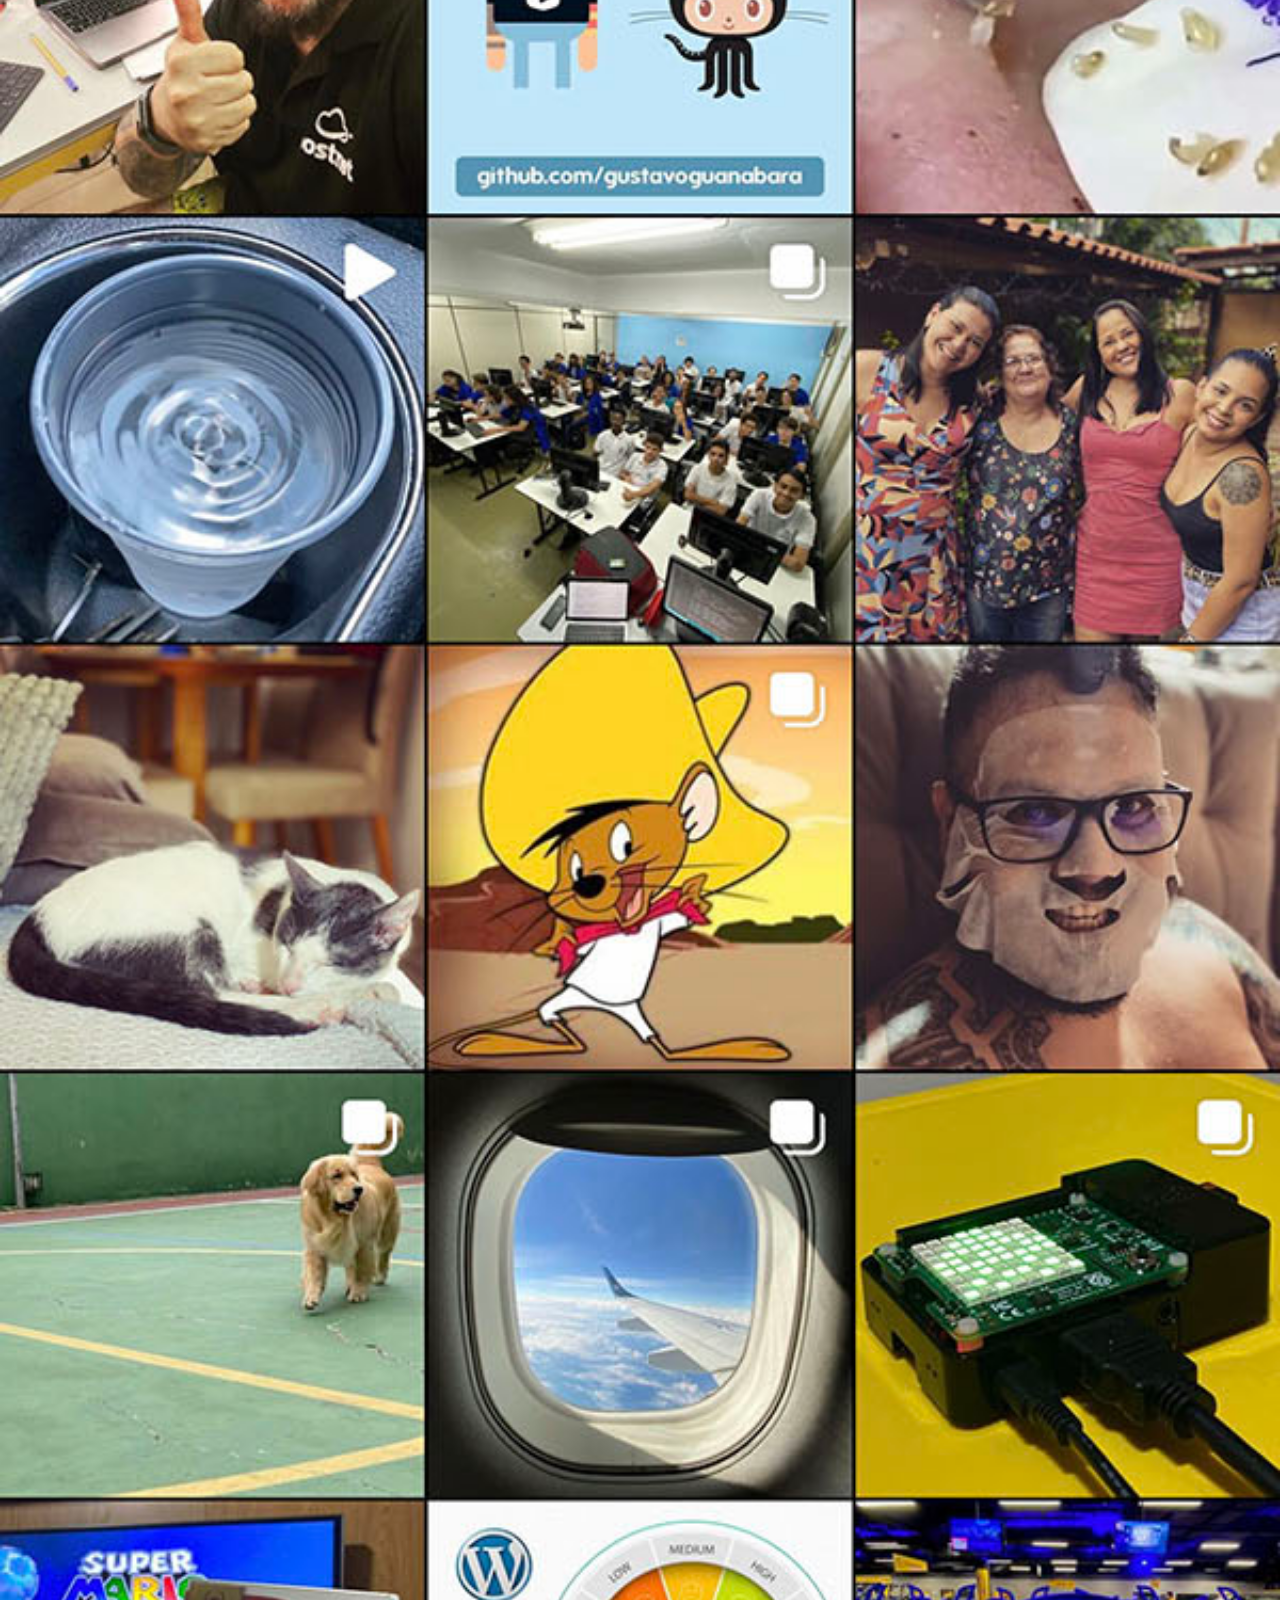
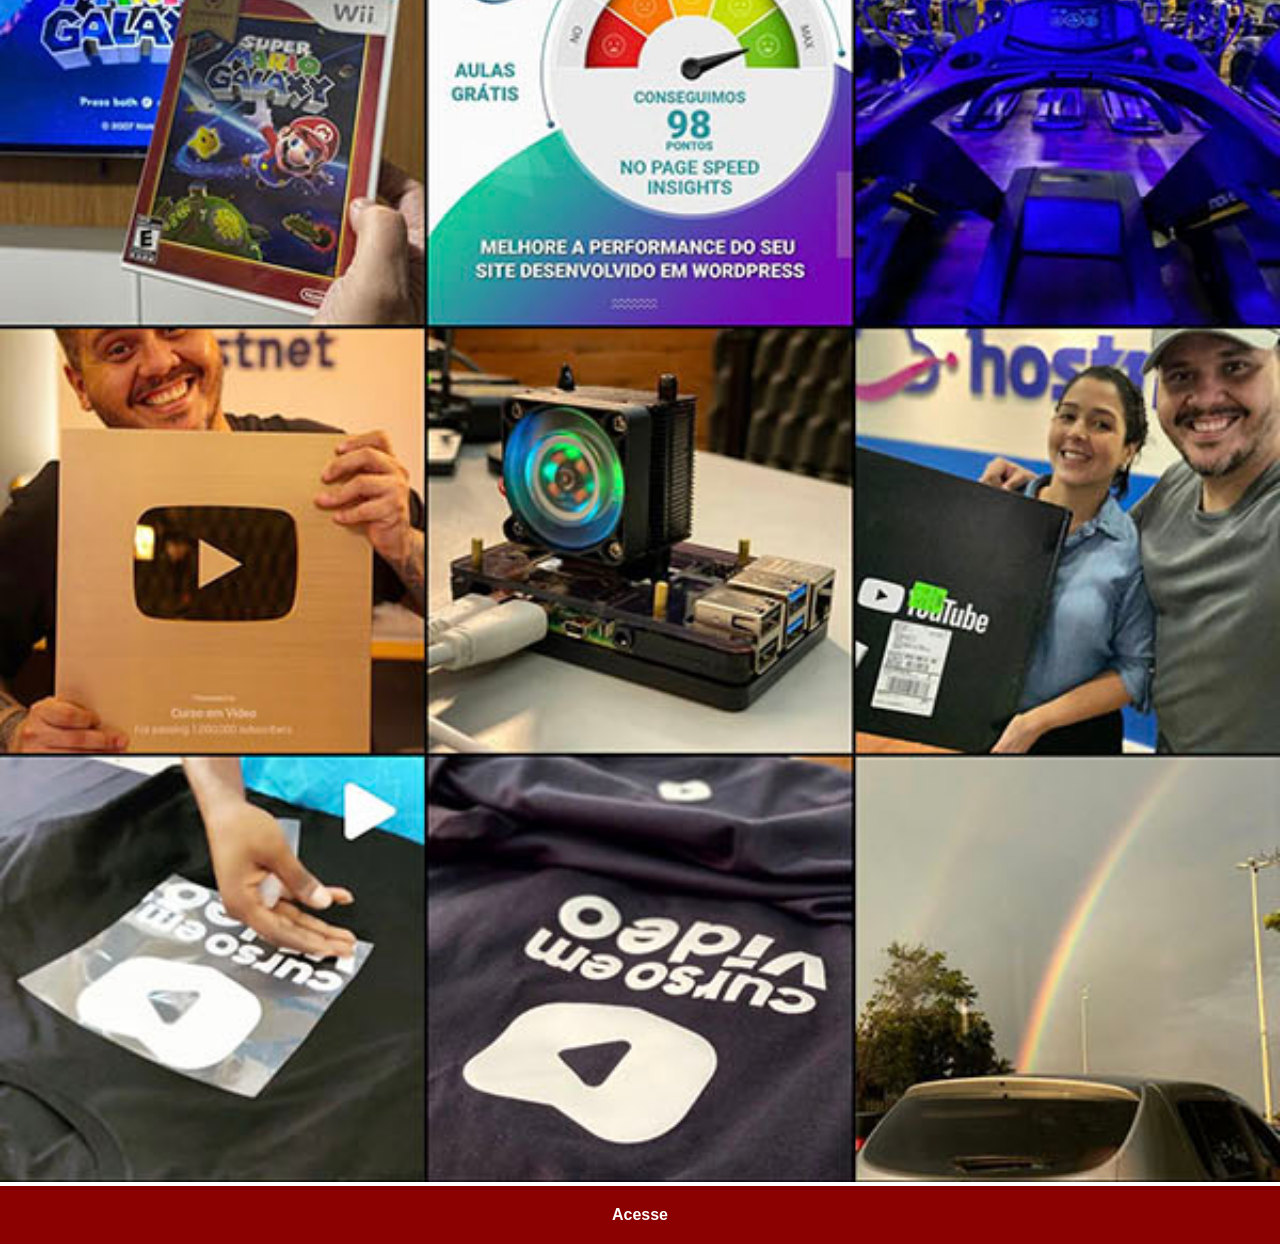
<file: Instagram.html>
<!DOCTYPE html>
<html lang="pt-br">
<head>
    <meta charset="UTF-8">
    <meta name="viewport" content="width=device-width, initial-scale=1.0">
    <title>Document</title>
    <link rel="stylesheet" href="estilos/social.css">
</head>
<body>
    <img src="imagens/tela-instagram.jpg" alt="Youtube">
    <a href="https://www.youtube.com/watch?v=ar5UB2MxraE&list=PLHz_AreHm4dkcVCk2Bn_fdVQ81Fkrh6WT&index=15" target="_blank">Acesse</a>
</body>
</html>
</file>
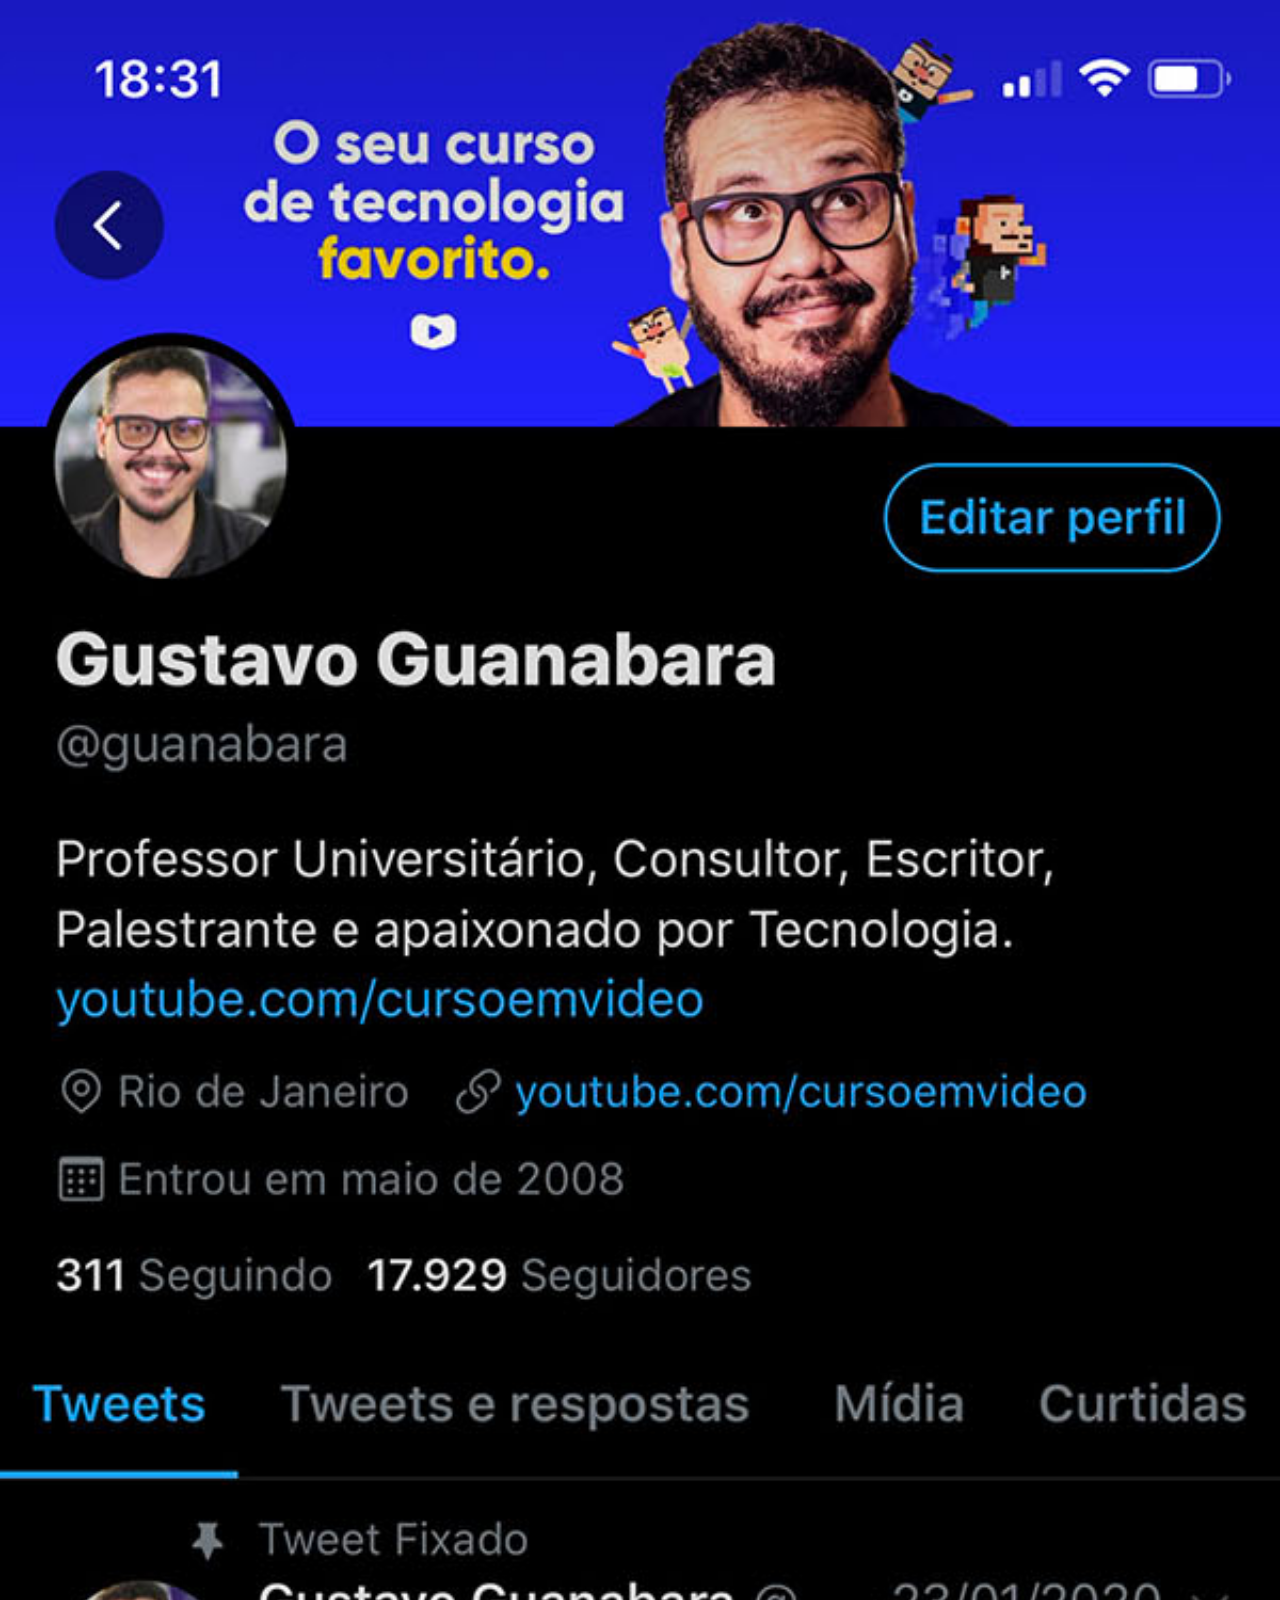
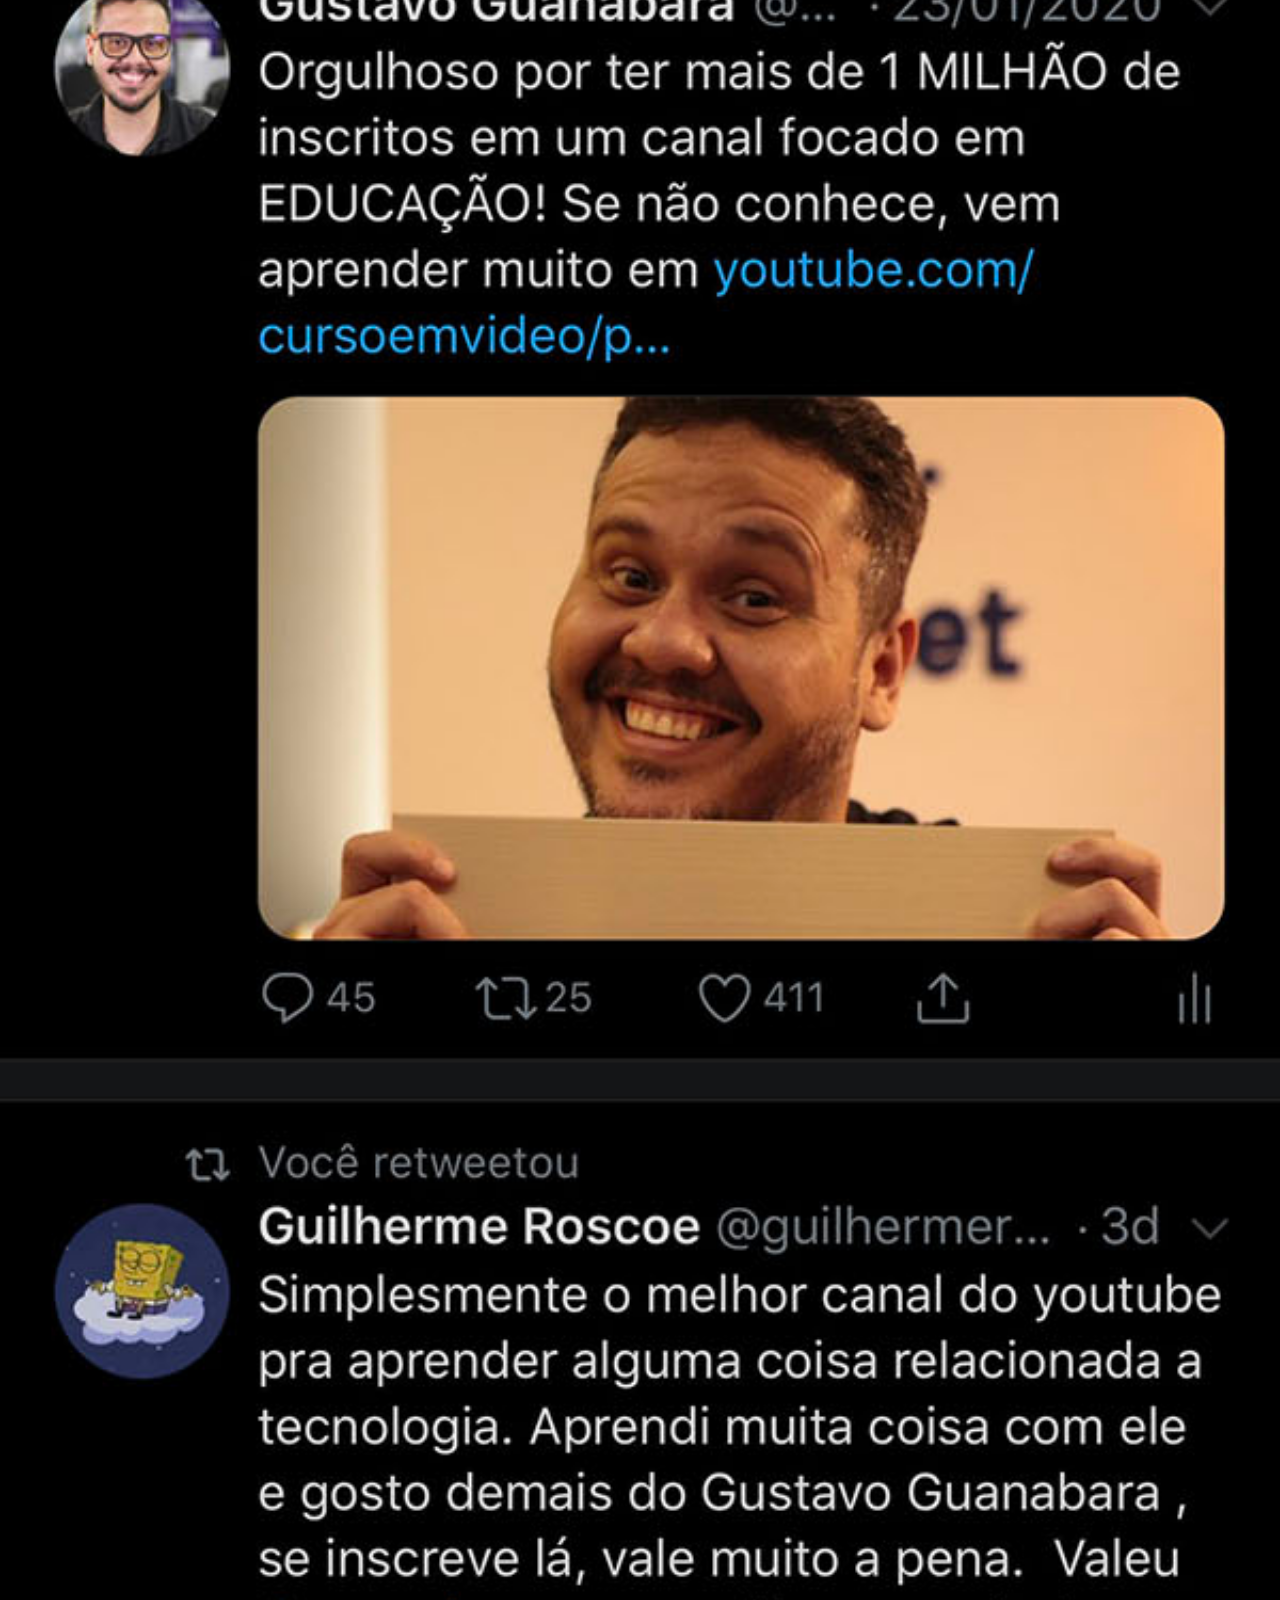
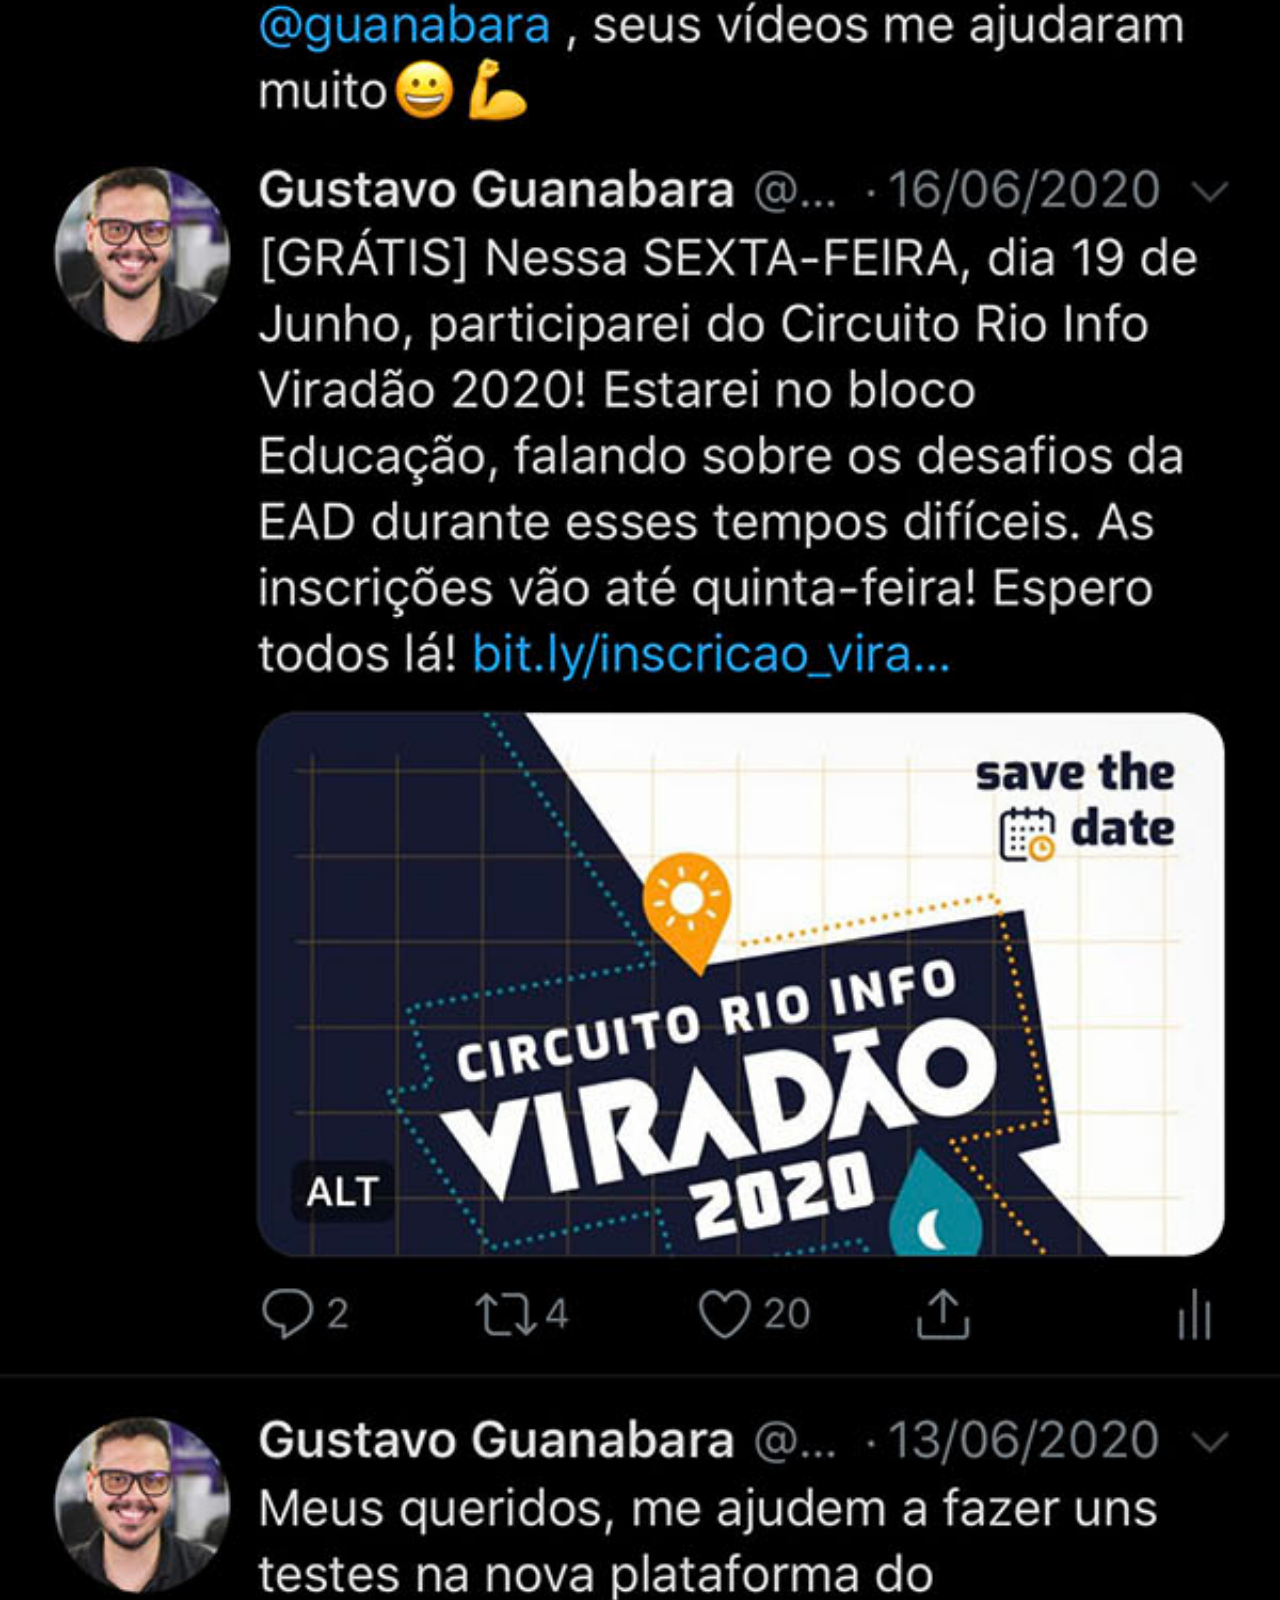
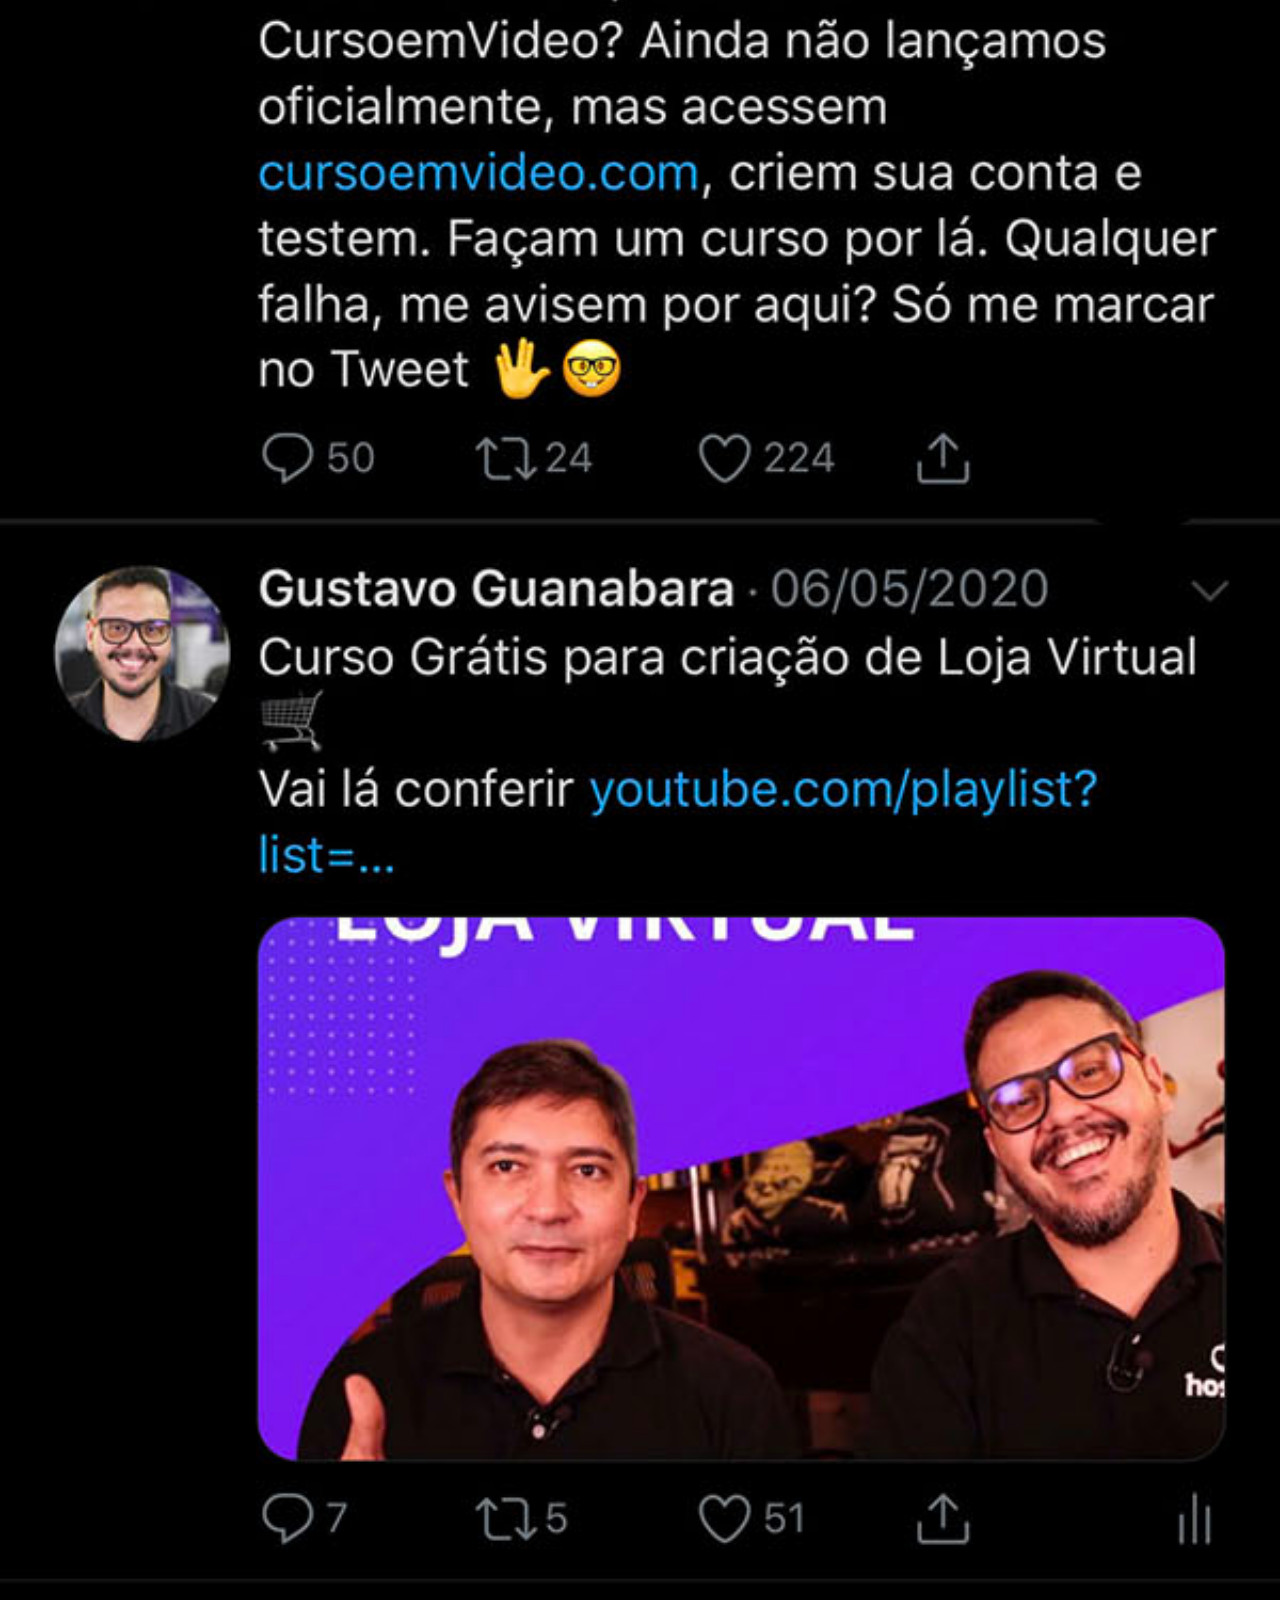
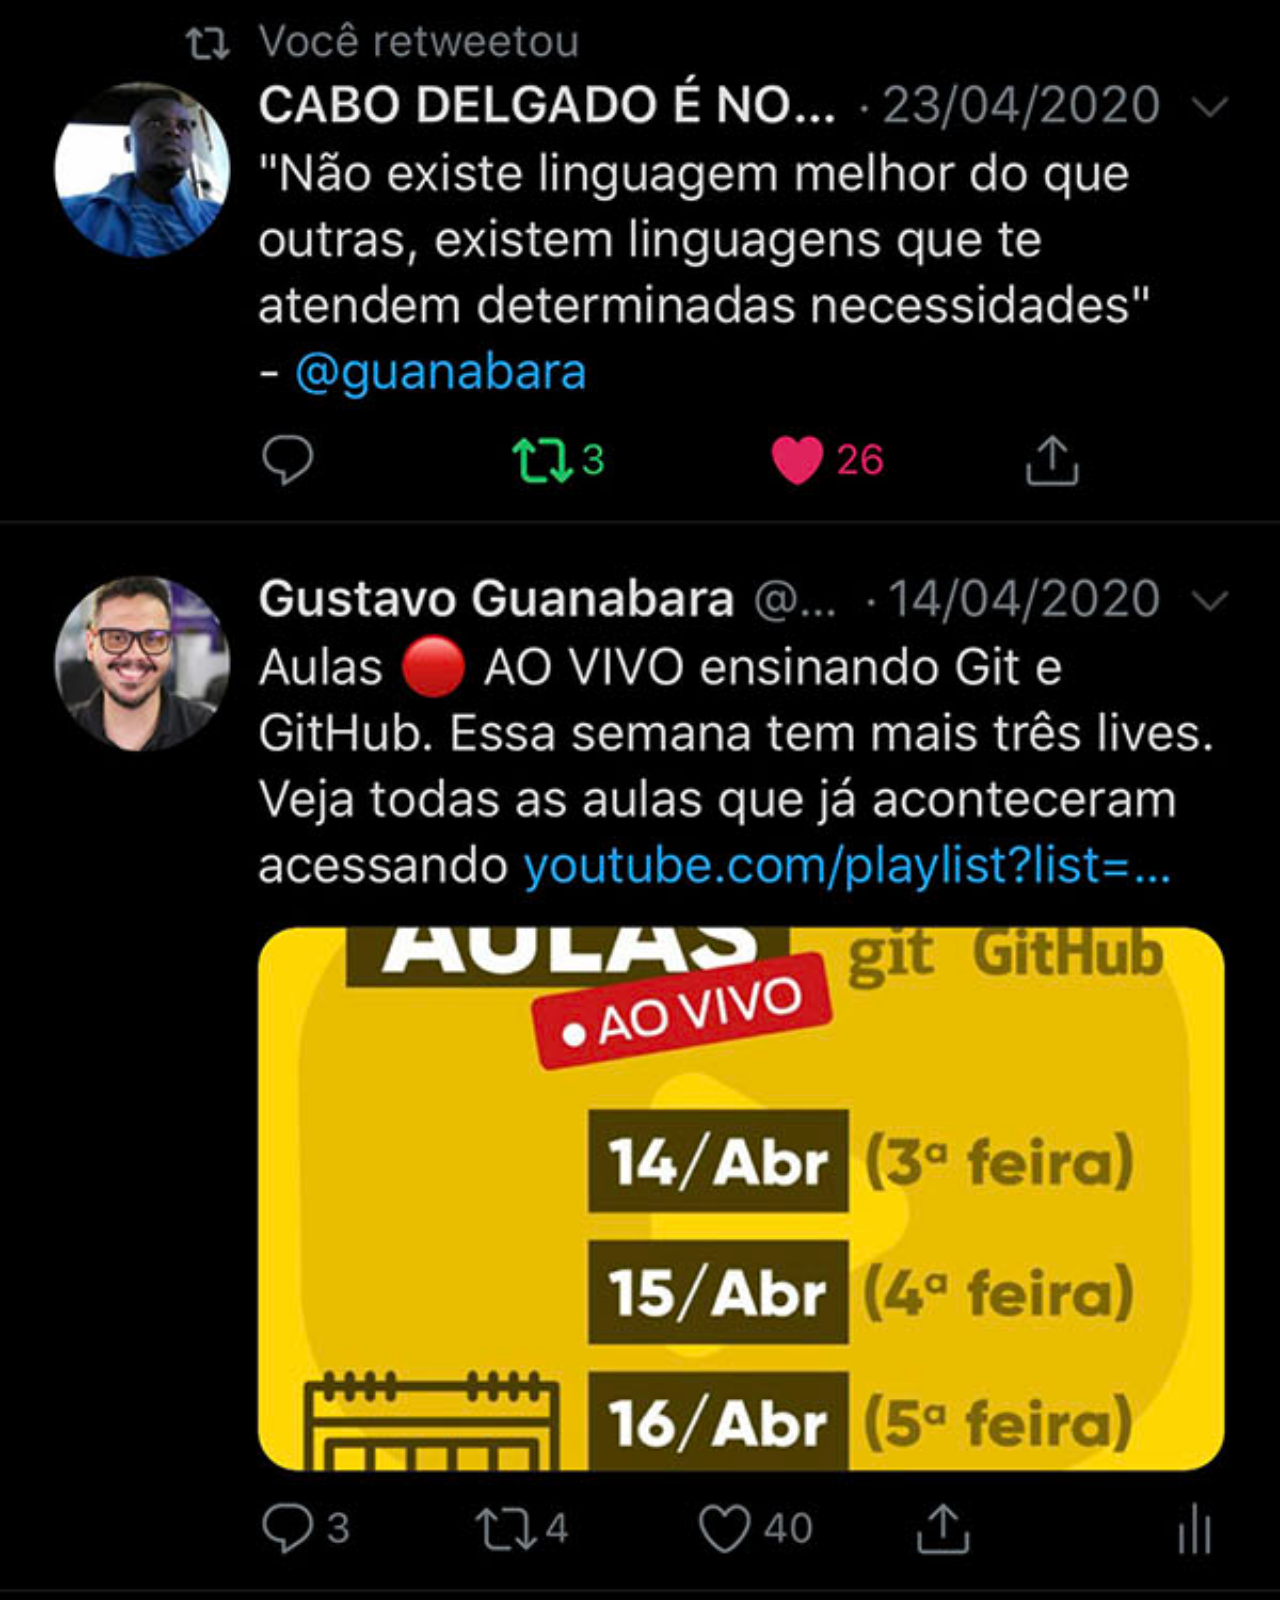
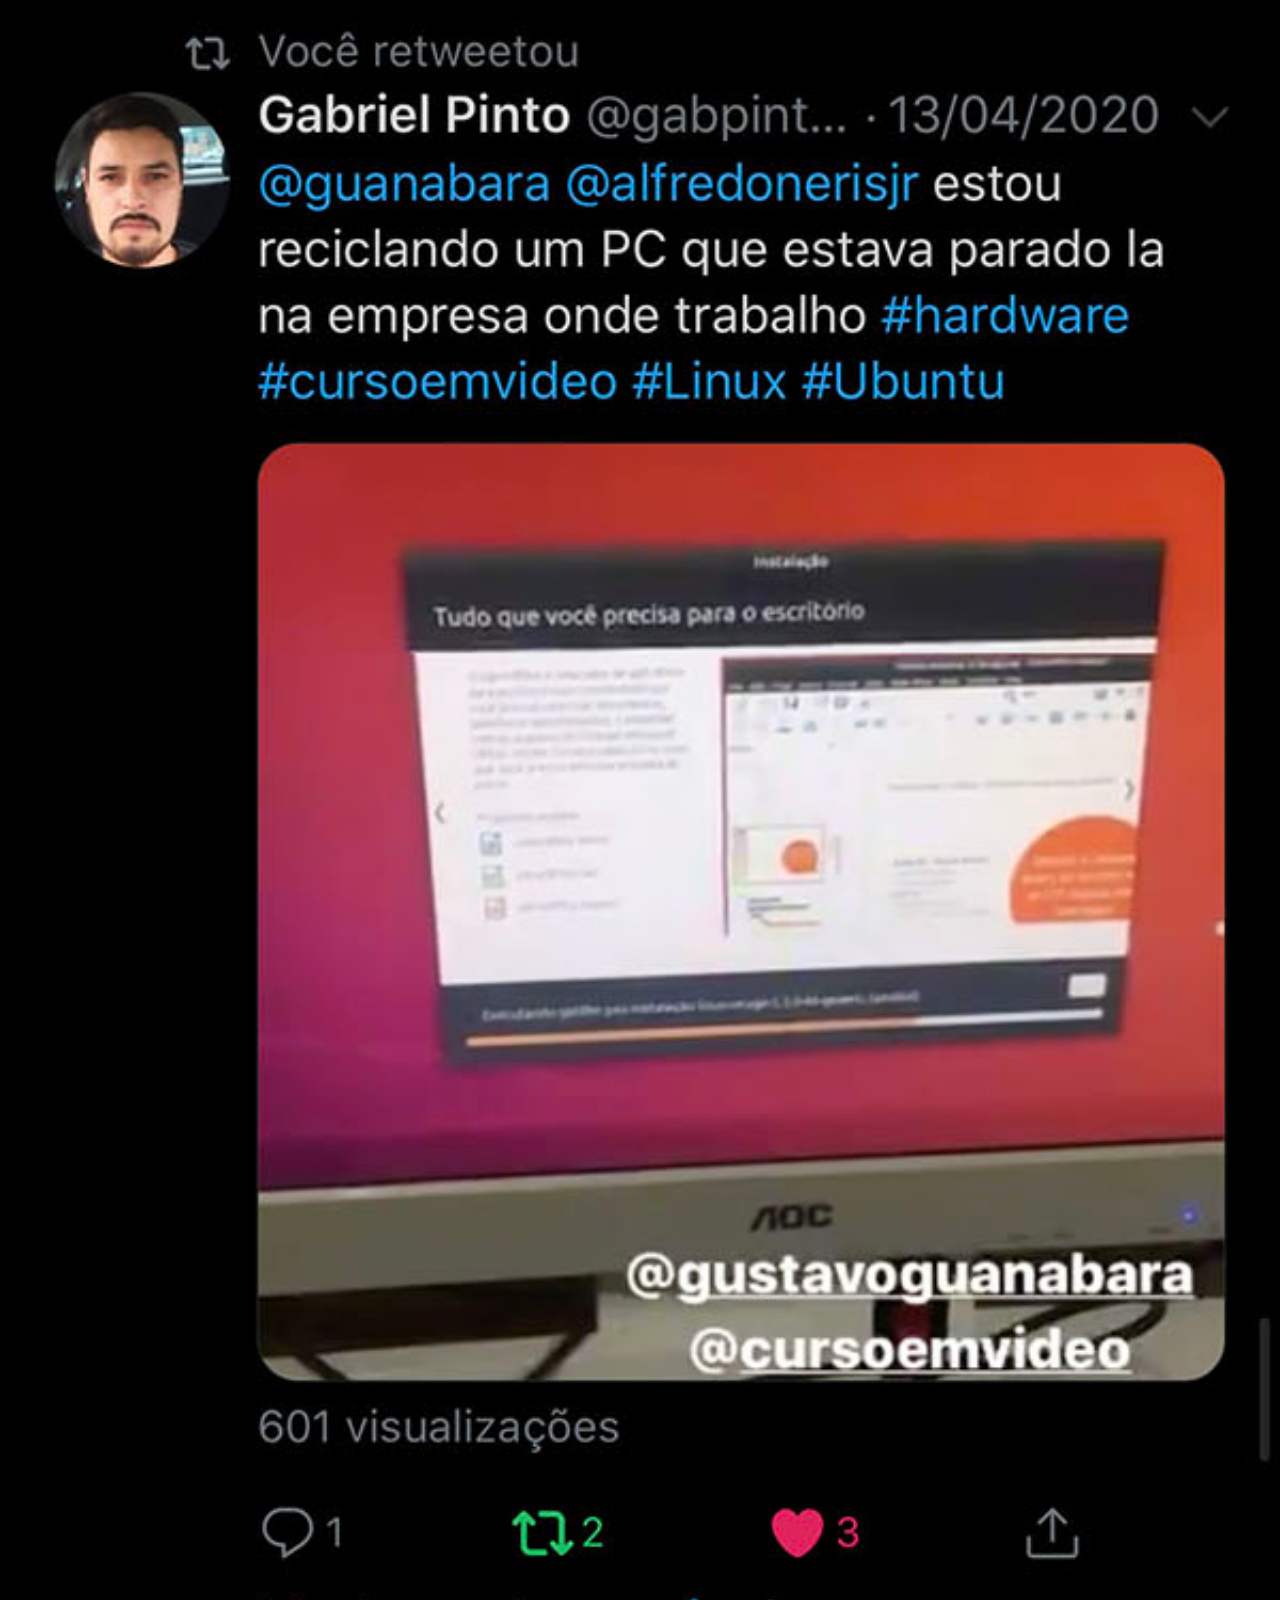
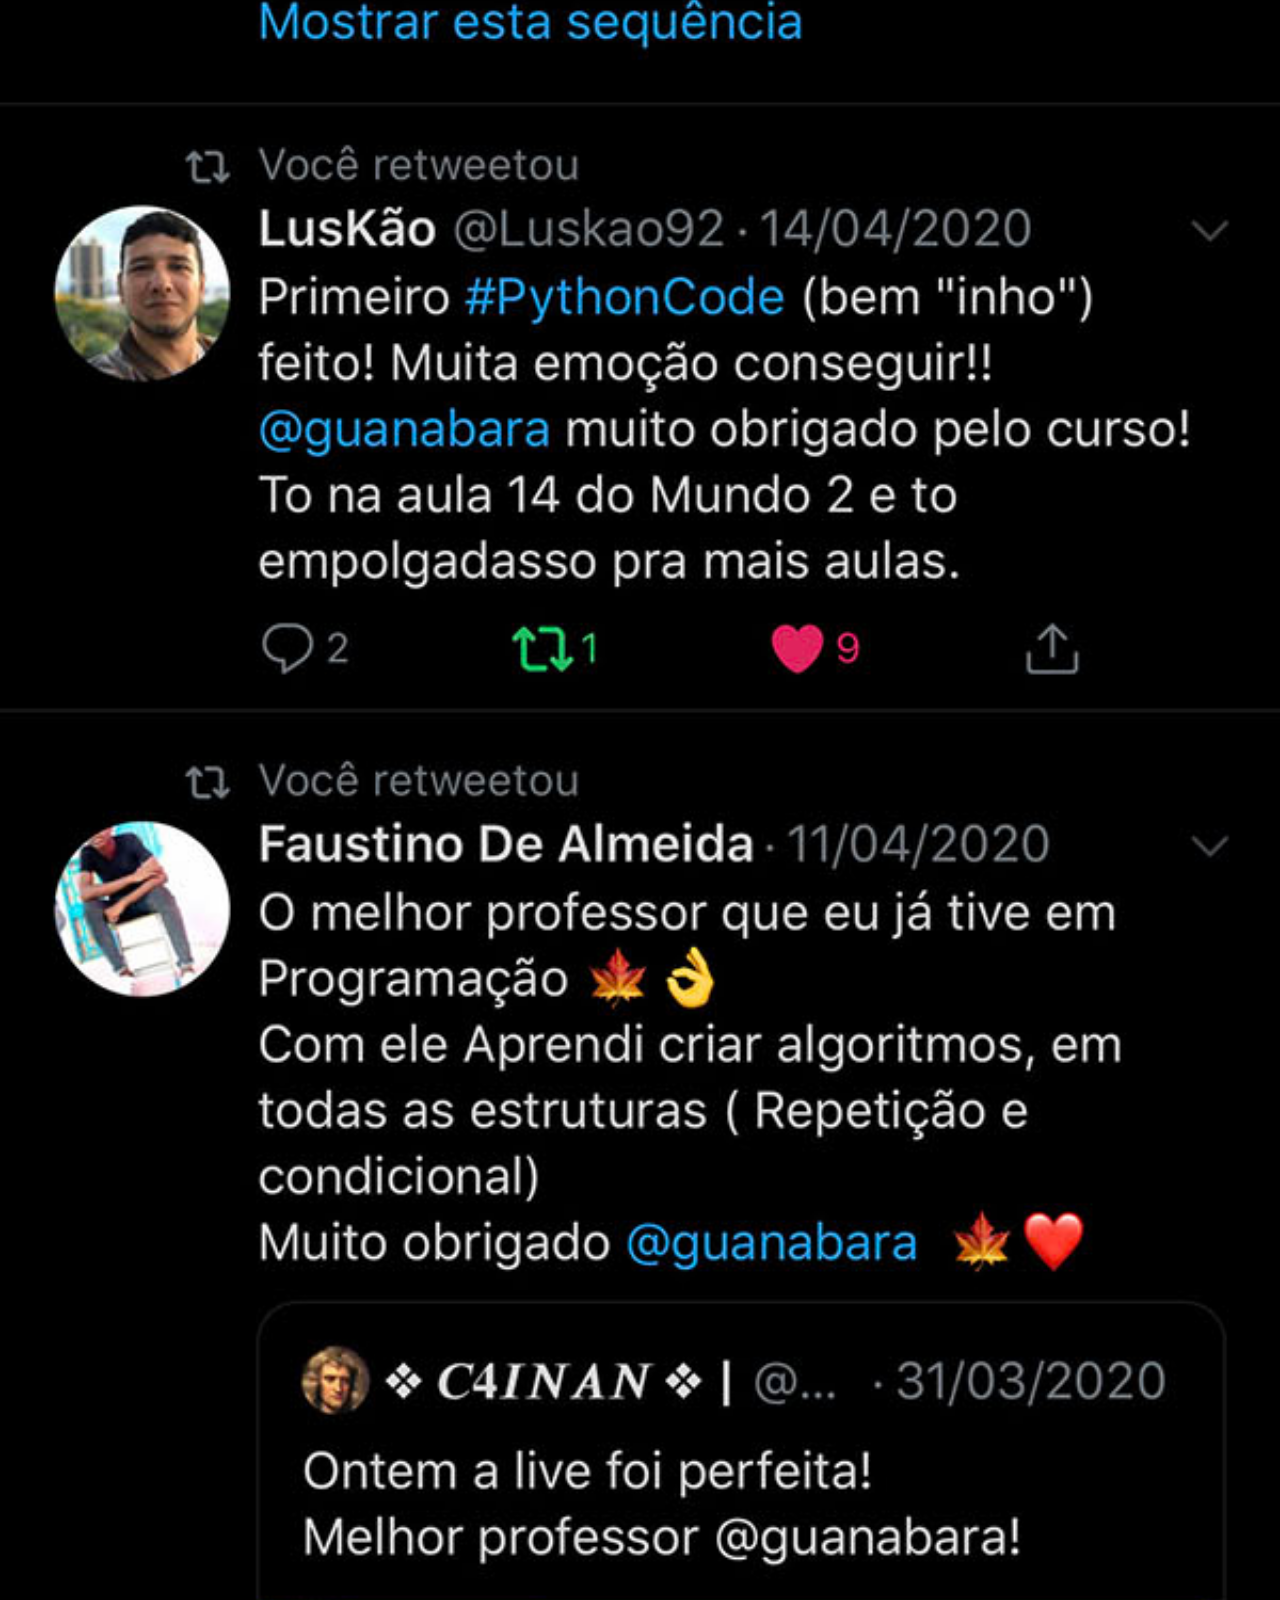
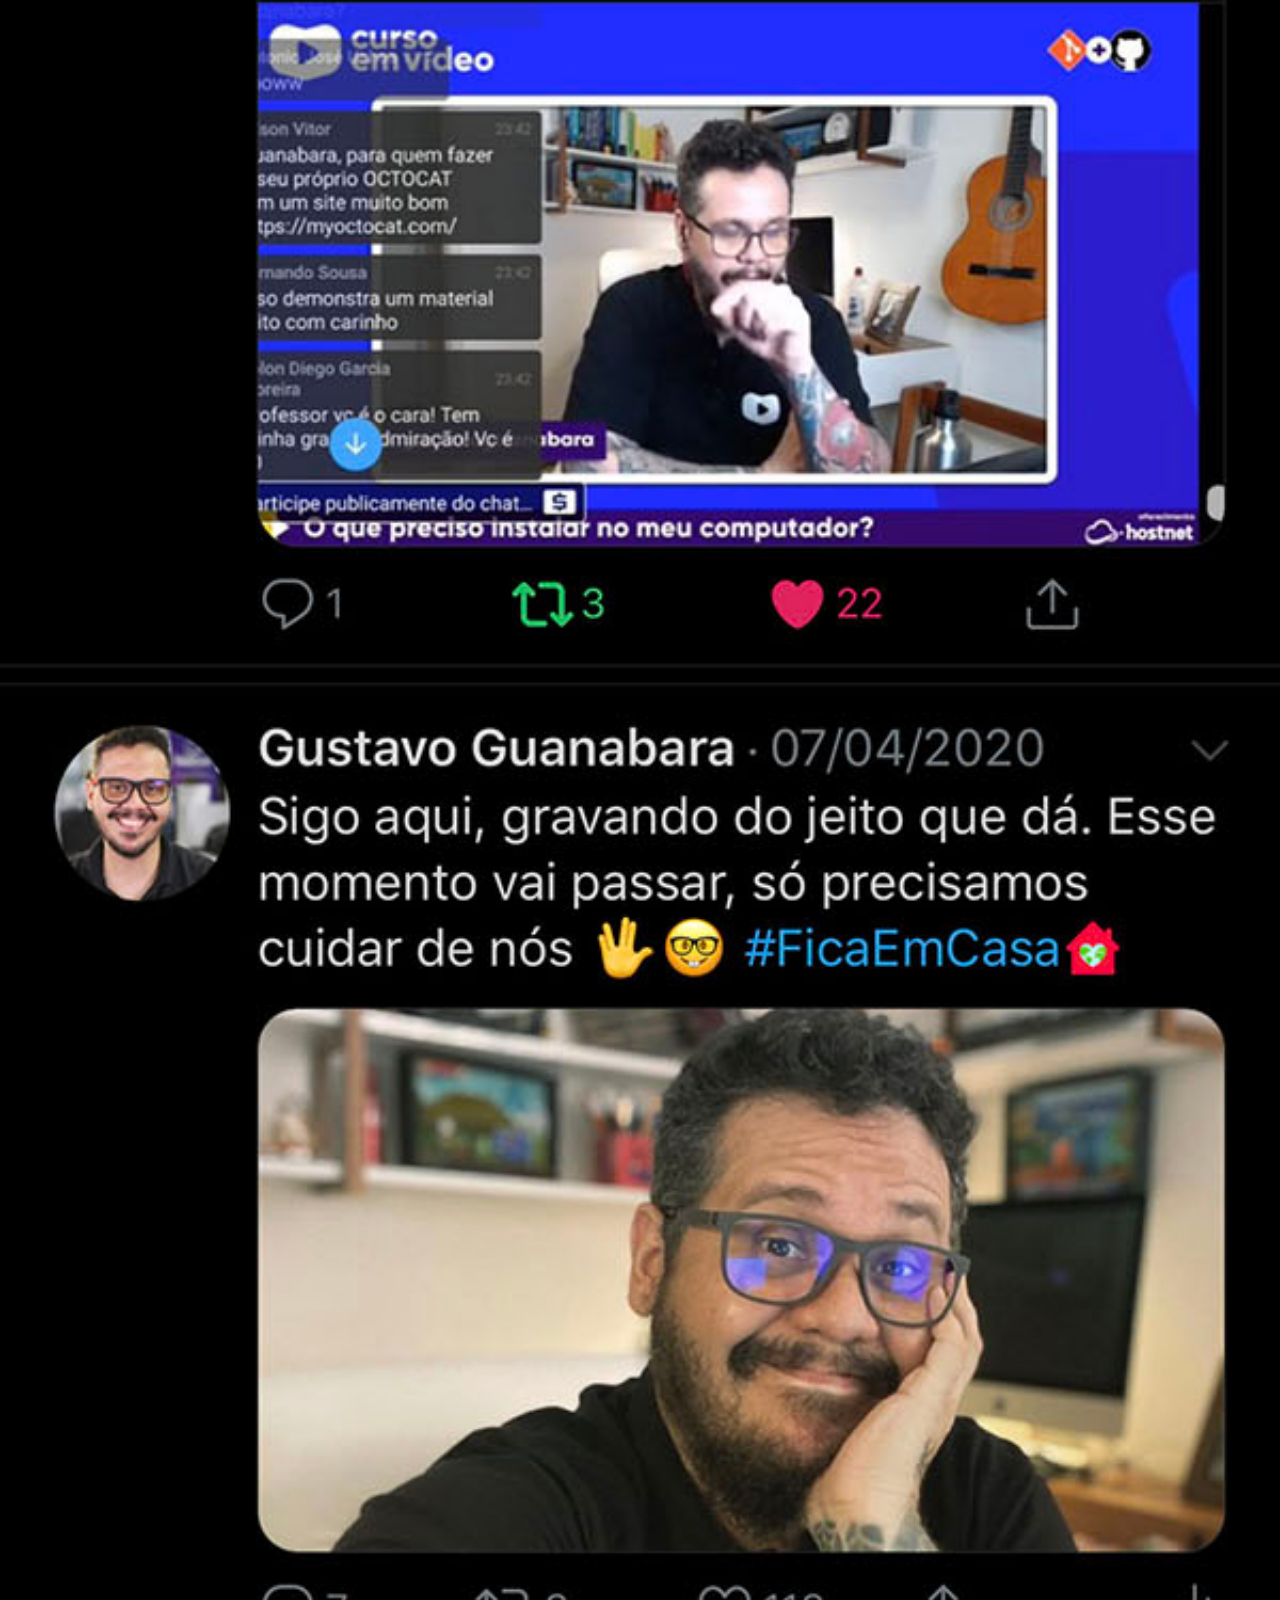
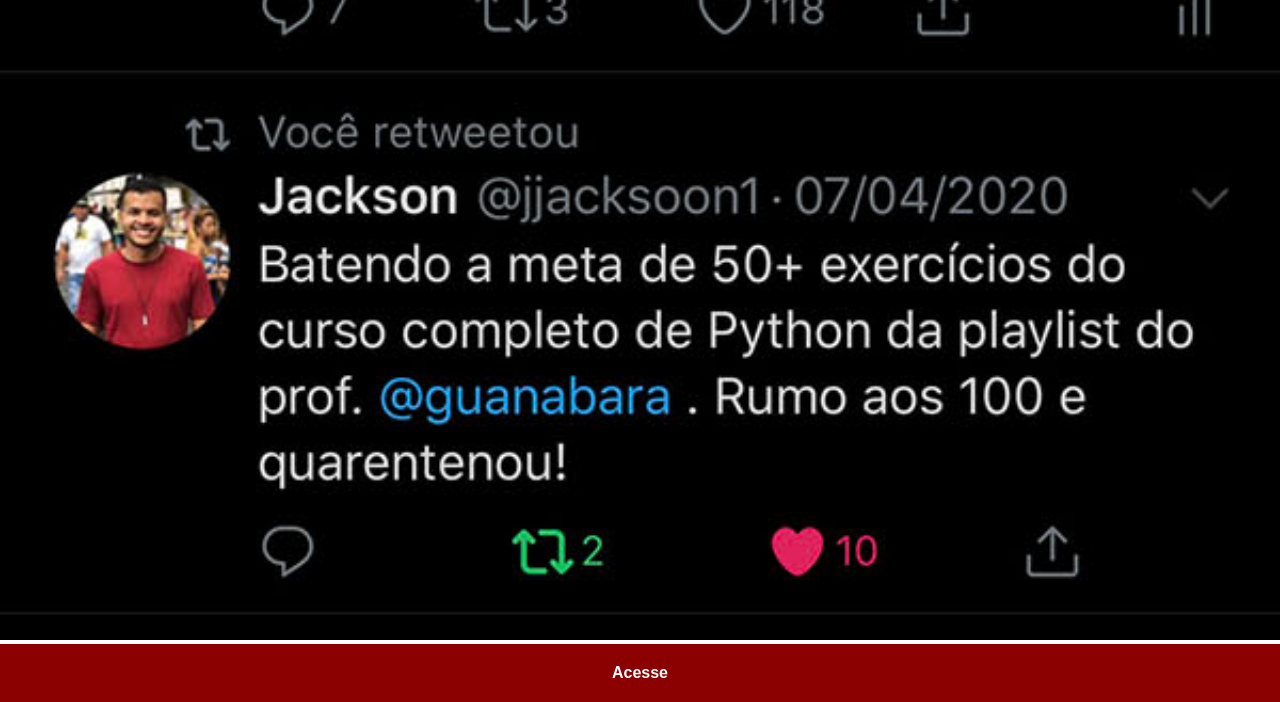
<file: twitter.html>
<!DOCTYPE html>
<html lang="pt-br">
<head>
    <meta charset="UTF-8">
    <meta name="viewport" content="width=device-width, initial-scale=1.0">
    <title>Twitter</title>
    <link rel="stylesheet" href="estilos/social.css">
</head>
<body>
    <img src="imagens/tela-twitter.jpg" alt="Youtube">
    <a href="https://www.youtube.com/watch?v=ar5UB2MxraE&list=PLHz_AreHm4dkcVCk2Bn_fdVQ81Fkrh6WT&index=15" target="_blank">Acesse</a>
</body>
</html>
</file>
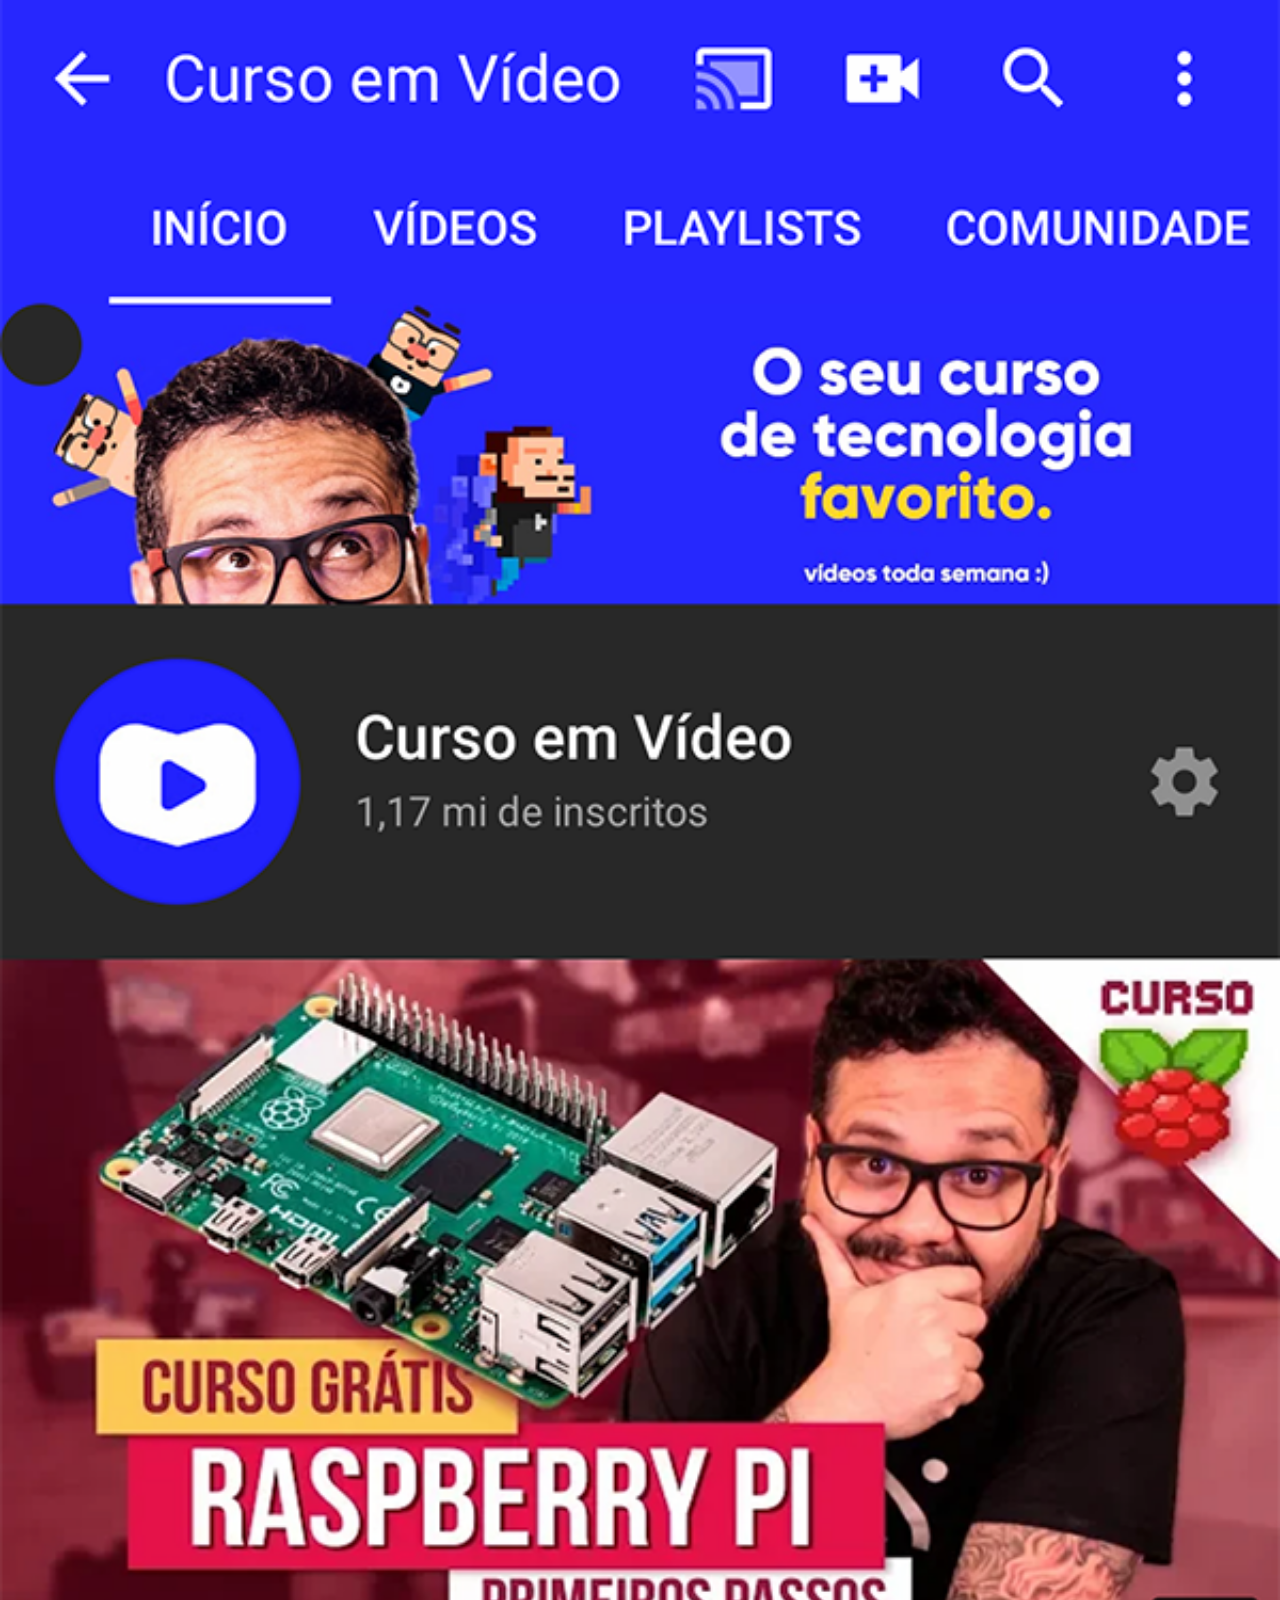
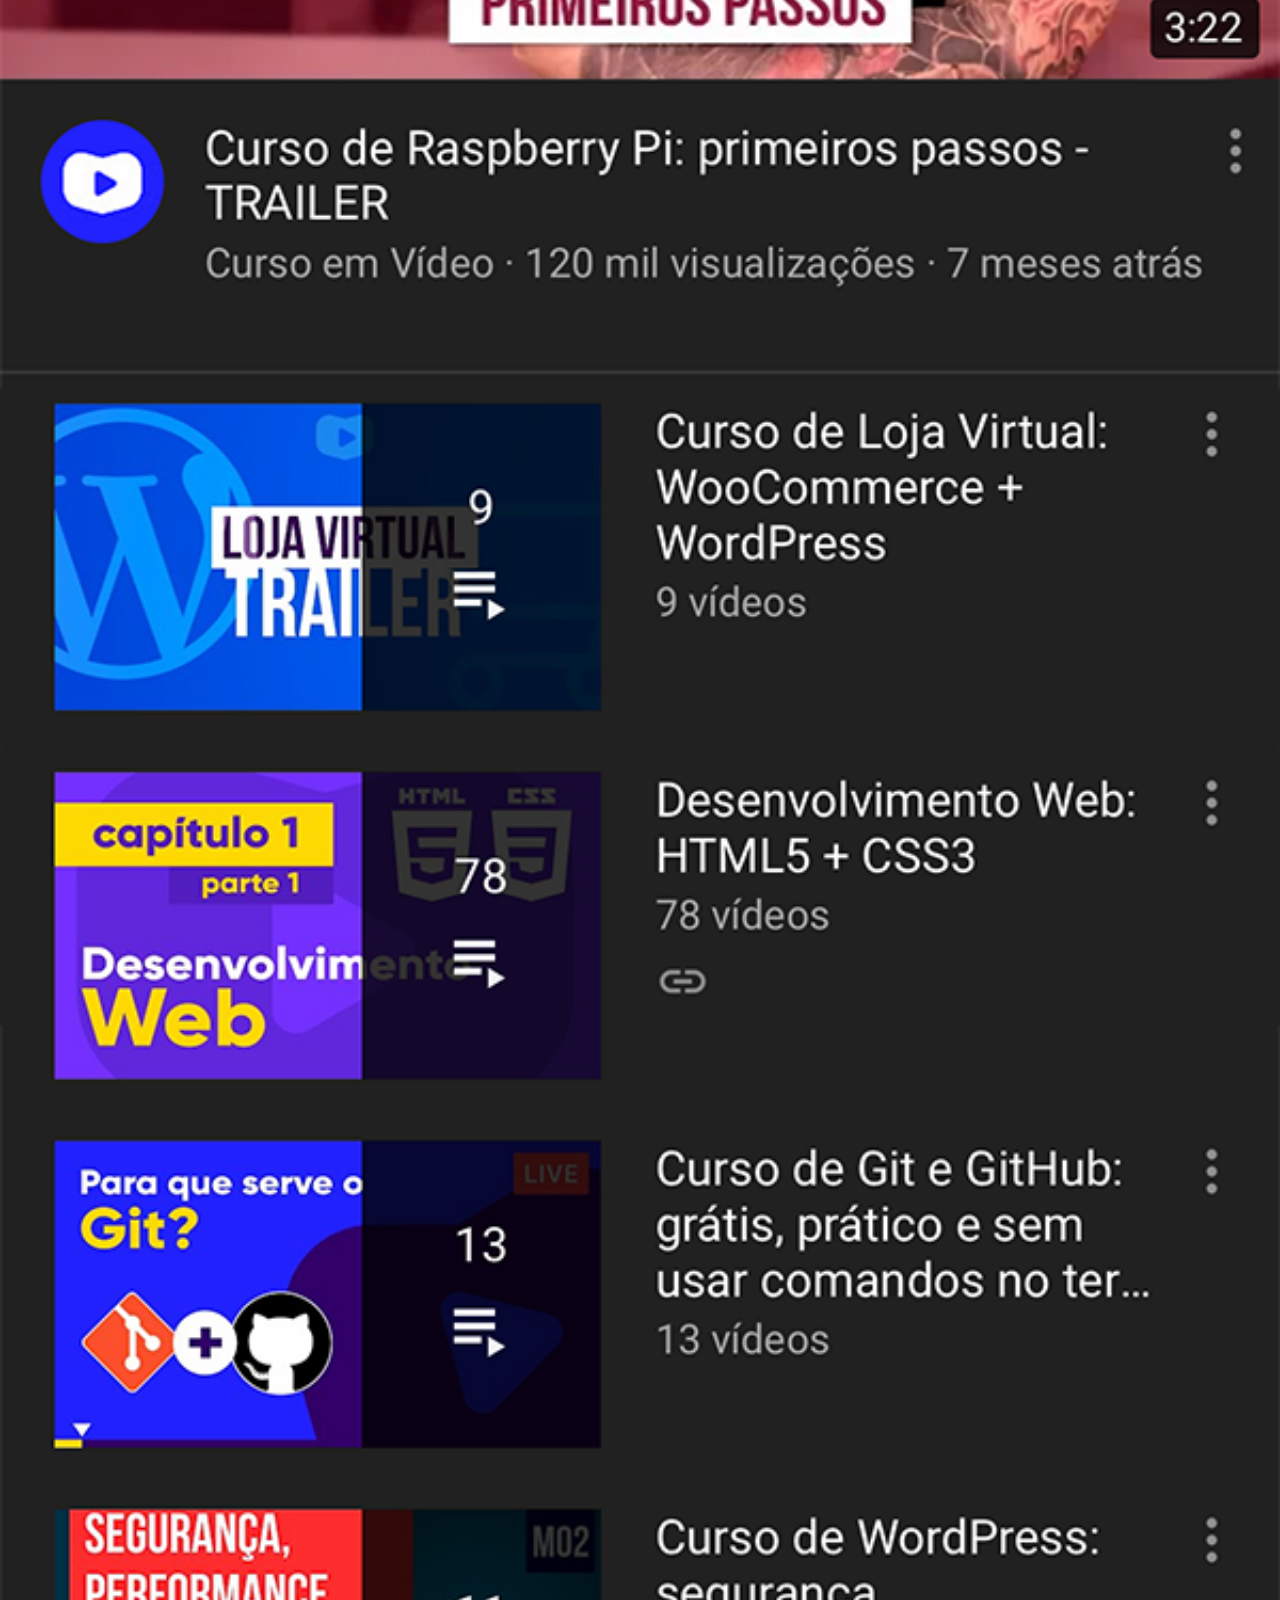
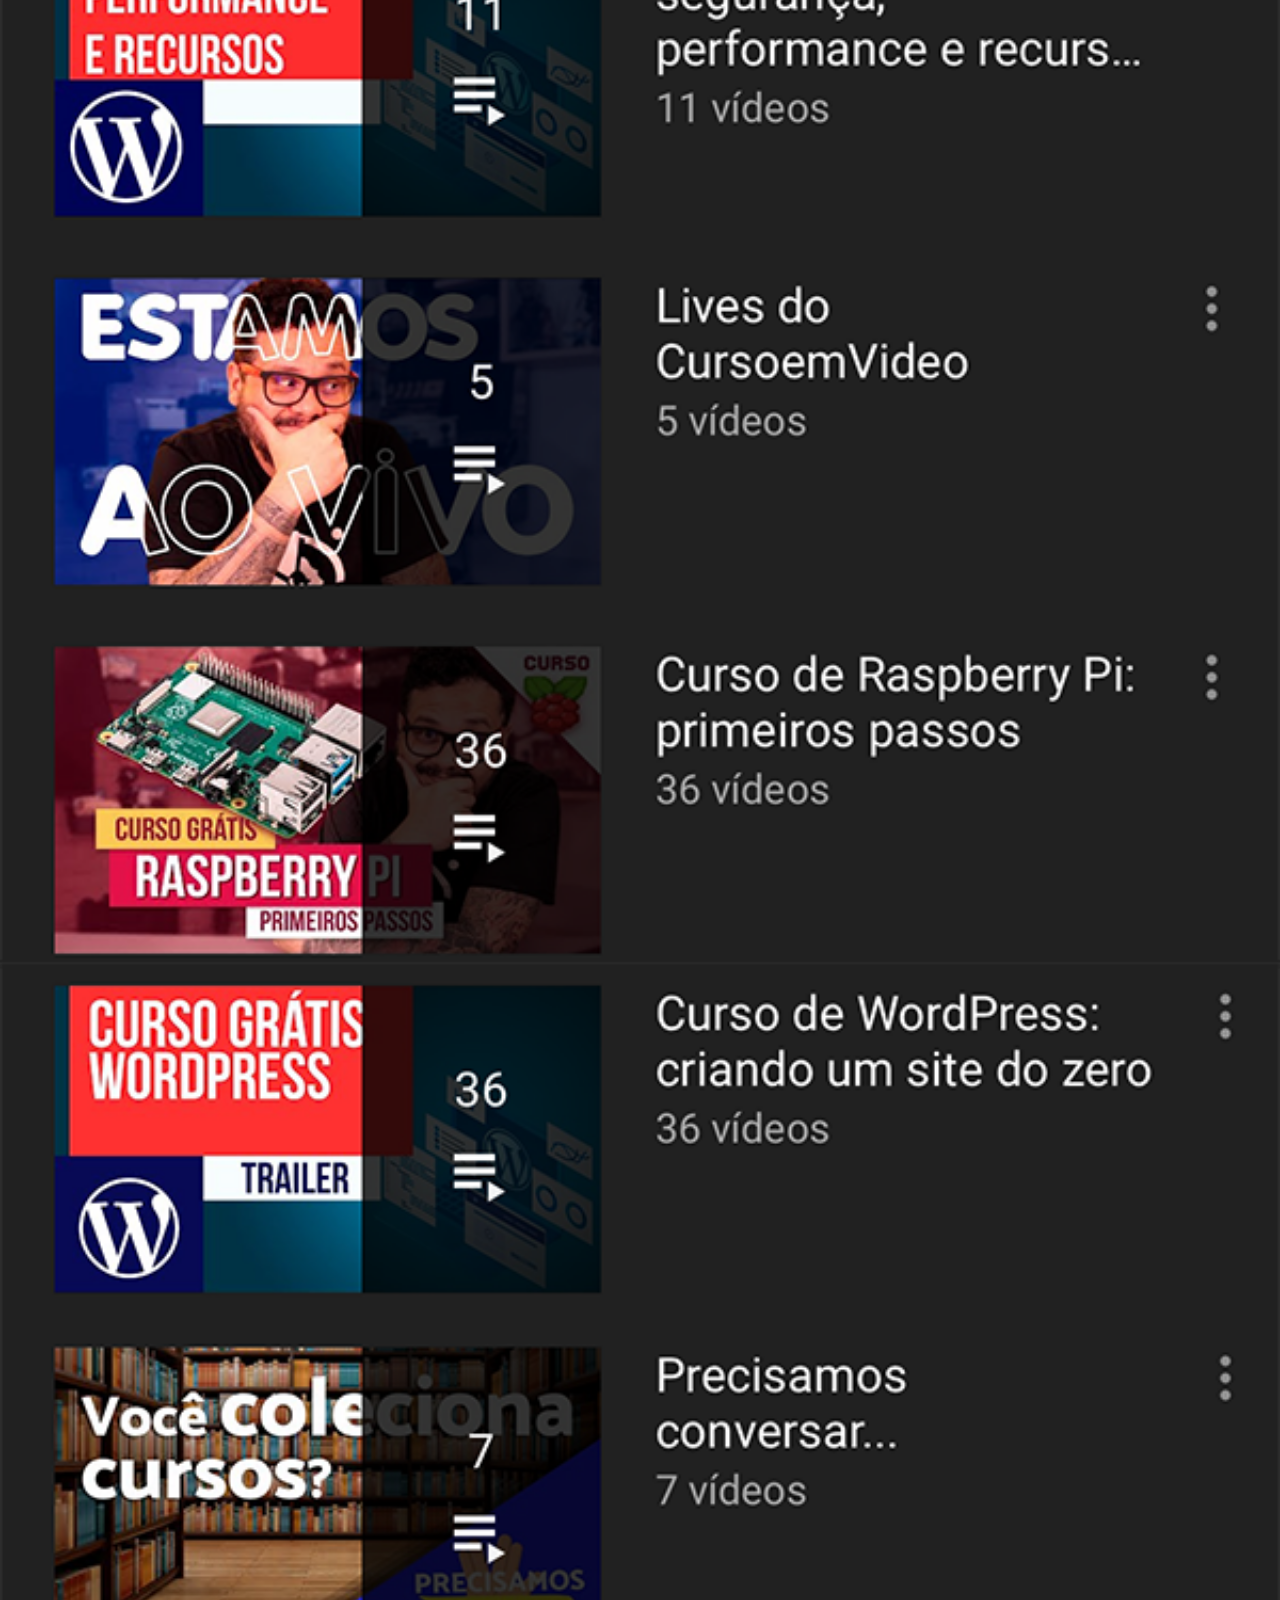
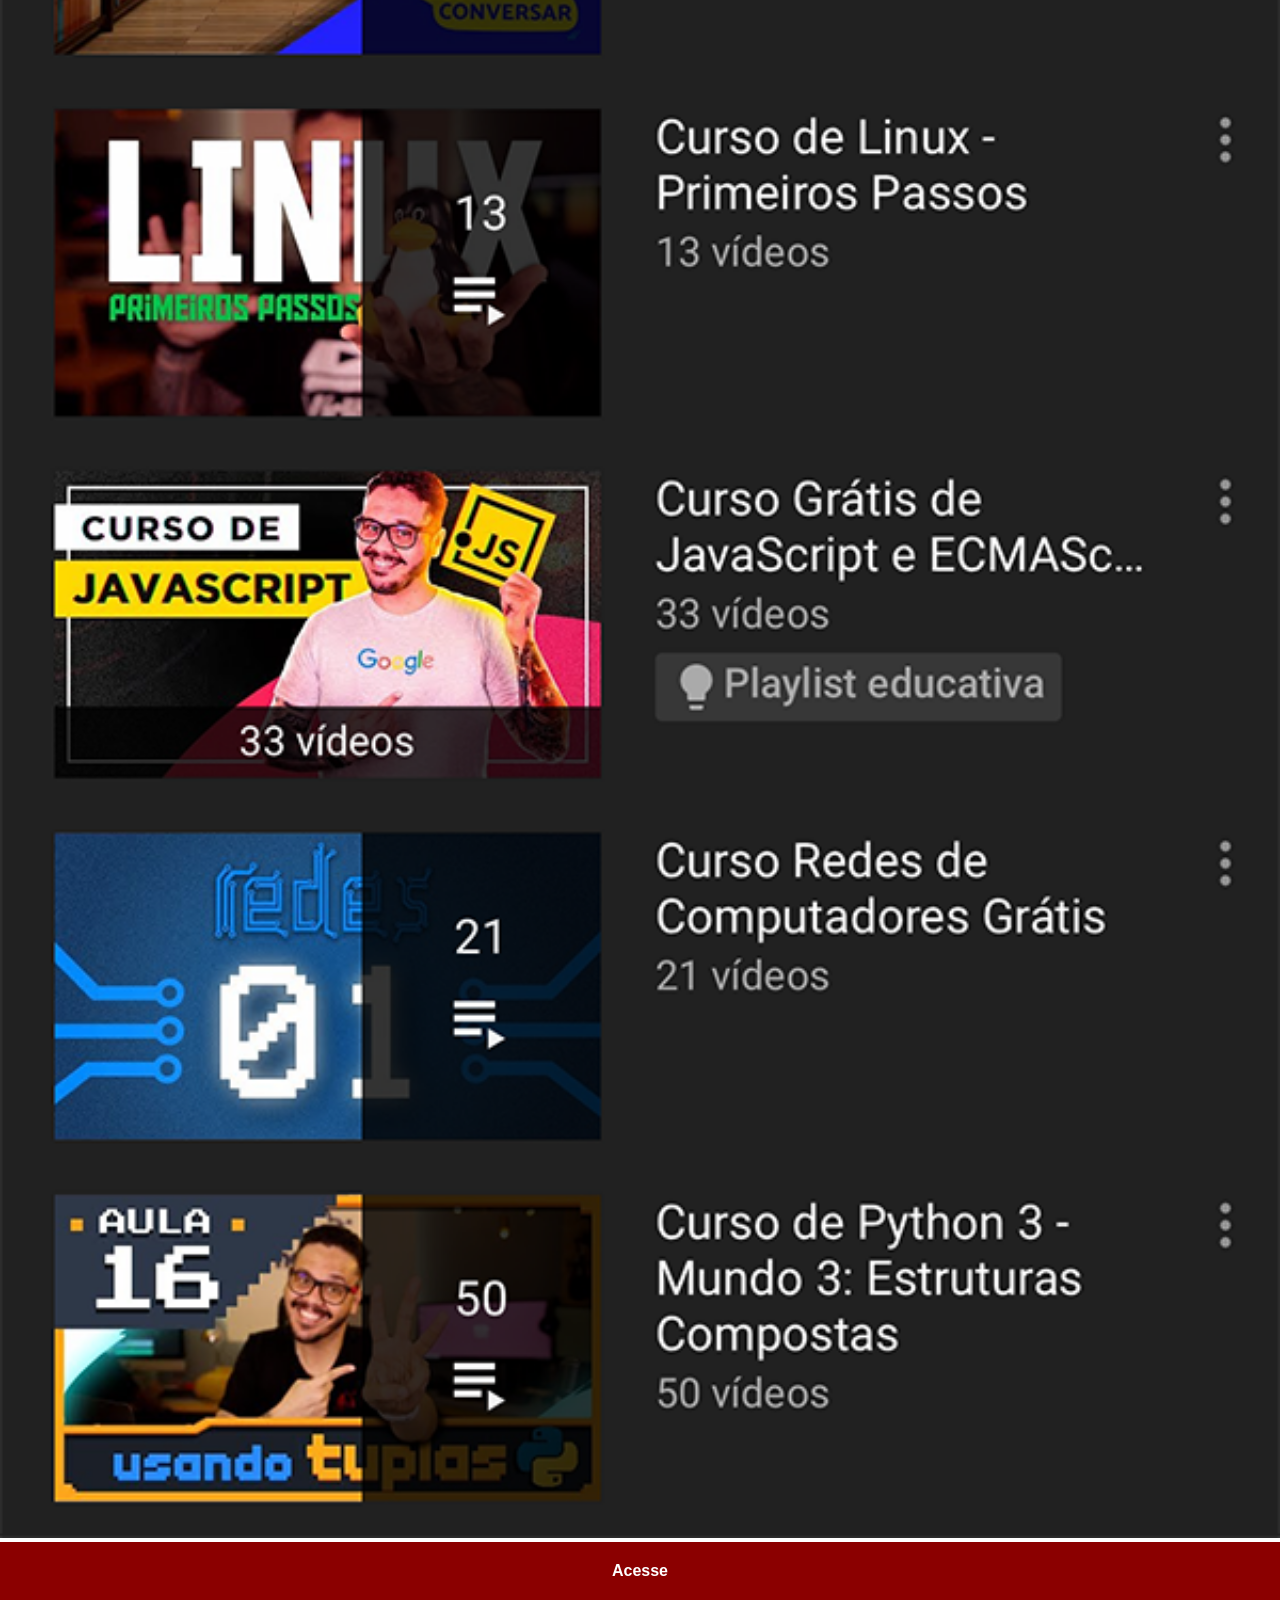
<file: youtube.html>
<!DOCTYPE html>
<html lang="pt-br">
<head>
    <meta charset="UTF-8">
    <meta name="viewport" content="width=device-width, initial-scale=1.0">
    <title>Youtube</title>
    <link rel="stylesheet" href="estilos/social.css">
</head>
<body>
    <img src="imagens/tela-youtube.png" alt="Youtube">
    <a href="https://www.youtube.com/watch?v=ar5UB2MxraE&list=PLHz_AreHm4dkcVCk2Bn_fdVQ81Fkrh6WT&index=15" target="_blank">Acesse</a>
</body>
</html>
</file>
<file: estilos/style.css>
@charset "UTF-8";

*{
    margin: 0px;
    padding: 0px;
    font-family: Arial, Helvetica, sans-serif;
}

html,body{
    height: 100vh;
    width: 100vw;
    background-color: black;
}

body{
    background: url("../imagens/fundo-madeira.jpg") no-repeat top center;
    background-size: cover;
    background-attachment: fixed;

}

main{
    height: 100vh;
    position: relative;
}

section#telefone{
    position: absolute;
    top: 50%;
    left: 50%;
    transform: translate(-50%, -50%);
    height: 627px;
    width: 311px;
    background:  url(../imagens/frame-iphone.png)  no-repeat;

}

iframe#tela{
    position: relative;
    top: 80px;
    left: 23px;
    width: 267px;
    height: 471px;
}
section#redes-sociais{
    text-align: right;
}

section#redes-sociais img{
    width: 50px;
    margin: 10px;
    border-radius: 50%;
    box-shadow: 2px 2px 5px rgba(0, 0, 0, 0.411);
    box-sizing: border-box;

}

section#redes-sociais img:hover{
    border: 2px solid rgba(255, 255, 255, 0.603);
    transform: translate(-3px, -3px);
    box-shadow: 5px 5px 10px rgba(0, 0, 0, 0.63);
    transition: 0.3s, border 1s;
}
</file>
<file: estilos/social.css>
@charset "UTF-8";

*{
    margin: 0px;
    padding: 0px;
    font-family: Arial, Helvetica, sans-serif;
}
::-webkit-scrollbar{
    width: 0px;
    height: 0px;
}
img{
    width: 100vw;
}
a{
    display: block;
    background-color: darkred;
    color: white;
    padding: 20px;
    text-align: center;
    font-weight: bolder;
    text-decoration: none;
}
a:hover{
    background-color: red;
}
</file>
